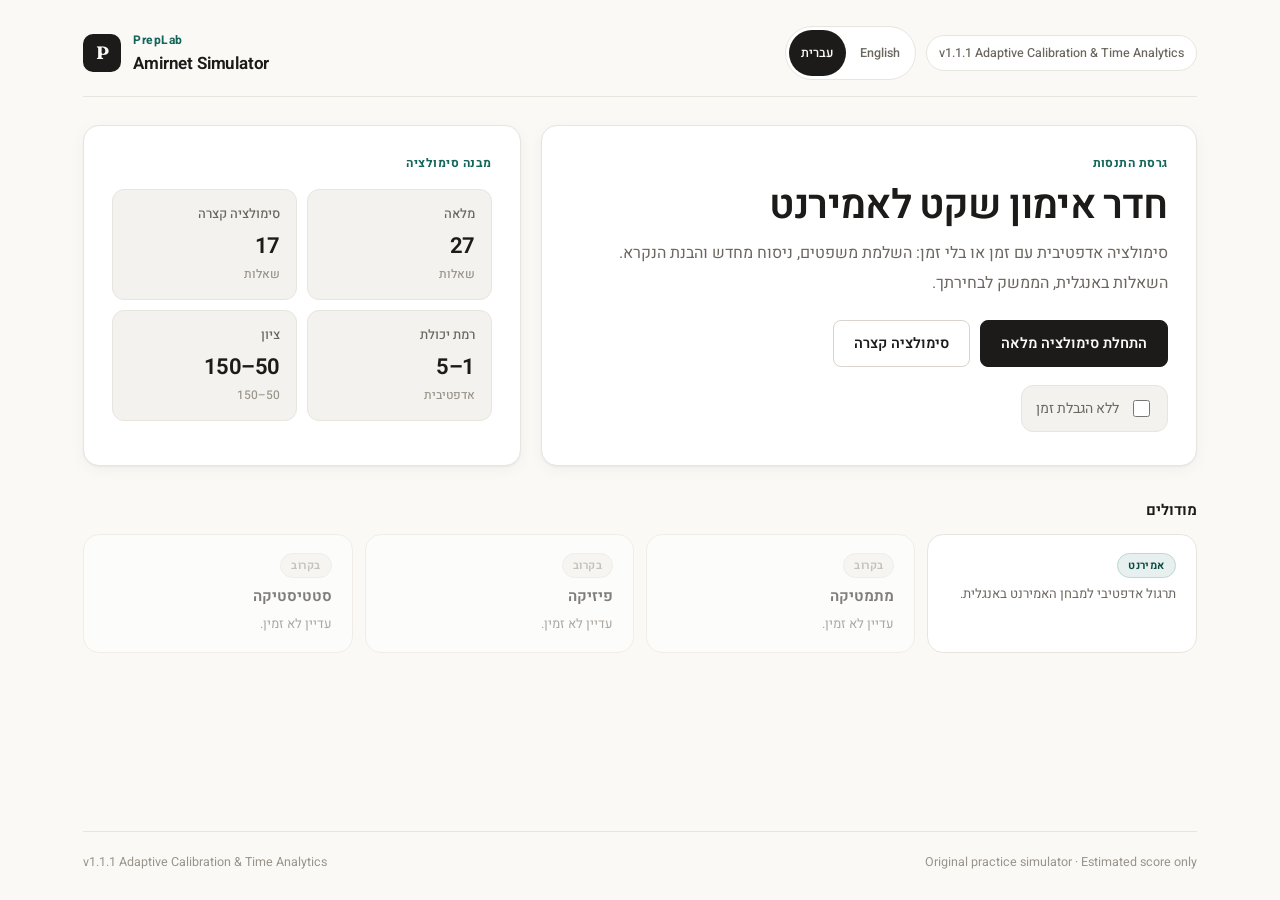
<file: index.html>
<!doctype html>
<html lang="he" dir="rtl">
<head>
  <meta charset="UTF-8" />
  <meta name="viewport" content="width=device-width, initial-scale=1.0" />
  <meta name="description" content="PrepLab — סימולטור אמירנט אדפטיבי חינמי. תרגול מותאם אישית עם ציון משוער." />
  <meta name="theme-color" content="#FAF9F6" />
  <title>PrepLab · Amirnet Simulator</title>
  <link rel="preconnect" href="https://fonts.googleapis.com">
  <link rel="preconnect" href="https://fonts.gstatic.com" crossorigin>
  <link href="https://fonts.googleapis.com/css2?family=Fraunces:opsz,wght@9..144,600&family=Heebo:wght@400;500;700&family=Inter:wght@400;500;600;700&display=swap" rel="stylesheet">
  <link rel="stylesheet" href="css/styles.css" />
</head>
<body>
  <div class="app-shell">
    <header class="topbar">
      <a class="brand" href="index.html" aria-label="PrepLab home">
        <span class="brand-mark">P</span>
        <span>
          <span class="eyebrow">PrepLab</span>
          <strong>Amirnet Simulator</strong>
        </span>
      </a>
      <div class="top-actions">
        <div class="lang-controls" id="langControls"></div>
        <div class="version" id="versionBadge">v1.1.1</div>
      </div>
    </header>

    <main id="app"></main>

    <footer>
      <span>Original practice simulator · Estimated score only</span>
      <span id="footerVersion">v1.1.1</span>
    </footer>
  </div>

  <script src="data/blueprint.js"></script>
  <script src="data/levels.js"></script>
  <script src="questions/questionBank.js"></script>
  <script src="js/scoring.js"></script>
  <script src="js/placement.js"></script>
  <script src="js/adaptiveEngine.js"></script>
  <script src="js/telemetry.js"></script>
  <script src="js/app.js"></script>
</body>
</html>
</file>
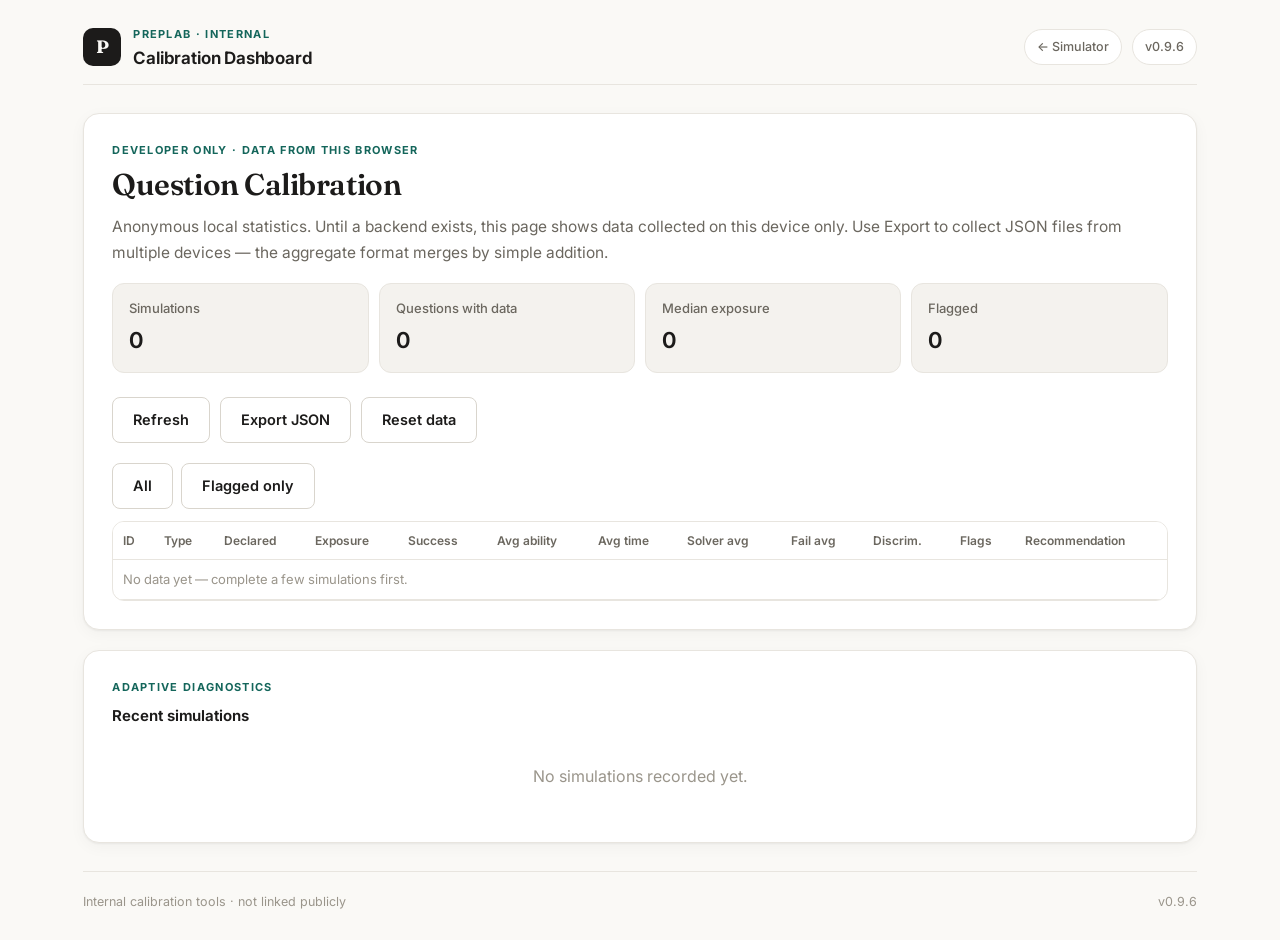
<file: calibration.html>
<!doctype html>
<html lang="en" dir="ltr">
<head>
  <meta charset="UTF-8" />
  <meta name="viewport" content="width=device-width, initial-scale=1.0" />
  <meta name="robots" content="noindex, nofollow" />
  <title>Calibration · PrepLab Internal</title>
  <link rel="preconnect" href="https://fonts.googleapis.com">
  <link rel="preconnect" href="https://fonts.gstatic.com" crossorigin>
  <link href="https://fonts.googleapis.com/css2?family=Fraunces:opsz,wght@9..144,600&family=Inter:wght@400;500;600;700&display=swap" rel="stylesheet">
  <link rel="stylesheet" href="css/styles.css" />
  <style>
    .cal-summary { display:grid; grid-template-columns:repeat(4,1fr); gap:10px; margin:16px 0 24px; }
    table.cal { width:100%; border-collapse:collapse; font-size:13px; }
    table.cal th, table.cal td { text-align:left; padding:9px 10px; border-bottom:1px solid var(--line); white-space:nowrap; }
    table.cal th { color:var(--ink-soft); font-weight:600; font-size:12px; position:sticky; top:0; background:var(--card); }
    table.cal td { font-variant-numeric:tabular-nums; }
    .table-wrap { max-height:520px; overflow:auto; border:1px solid var(--line); border-radius:var(--r-md); }
    .flag { display:inline-block; padding:2px 8px; border-radius:999px; font-size:11px; font-weight:600; margin-right:4px; }
    .flag.too-easy { background:#FBF3E5; color:var(--warn); }
    .flag.too-hard { background:var(--bad-soft); color:var(--bad); }
    .flag.poor-discriminator { background:#EFEAF7; color:#6B4FA3; }
    .flag.overused { background:var(--card-soft); color:var(--ink-soft); border:1px solid var(--line-strong); }
    .rec-ok { color:var(--good); font-weight:600; }
    .rec-warn { color:var(--warn); font-weight:600; }
    .rec-none { color:var(--ink-faint); }
    .sim-block { border:1px solid var(--line); border-radius:var(--r-md); padding:16px 18px; margin-bottom:12px; background:var(--card); }
    .path-chip { display:inline-block; background:var(--card-soft); border:1px solid var(--line); border-radius:var(--r-sm); padding:2px 8px; margin:2px; font-size:12px; font-variant-numeric:tabular-nums; }
    .cal-tools { display:flex; gap:10px; flex-wrap:wrap; margin:12px 0 20px; }
    .filter-row { display:flex; gap:8px; margin-bottom:12px; flex-wrap:wrap; }
    .empty { color:var(--ink-faint); padding:24px; text-align:center; }
  </style>
</head>
<body>
  <div class="app-shell">
    <header class="topbar">
      <a class="brand" href="index.html" aria-label="PrepLab home">
        <span class="brand-mark">P</span>
        <span>
          <span class="eyebrow">PrepLab · Internal</span>
          <strong>Calibration Dashboard</strong>
        </span>
      </a>
      <div class="top-actions">
        <a class="ghost-link" href="index.html">← Simulator</a>
        <div class="version">v0.9.6</div>
      </div>
    </header>

    <main>
      <section class="card">
        <div class="eyebrow">Developer only · data from this browser</div>
        <h2 style="font-size:30px">Question Calibration</h2>
        <p class="muted-note">
          Anonymous local statistics. Until a backend exists, this page shows data
          collected on this device only. Use Export to collect JSON files from
          multiple devices — the aggregate format merges by simple addition.
        </p>

        <div class="cal-summary" id="summary"></div>

        <div class="cal-tools">
          <button class="secondary" onclick="renderAll()">Refresh</button>
          <button class="secondary" onclick="PrepLabTelemetry.exportJSON()">Export JSON</button>
          <button class="secondary" onclick="if(confirm('Delete all local telemetry?')){PrepLabTelemetry.reset();renderAll();}">Reset data</button>
        </div>

        <div class="filter-row">
          <button class="secondary" data-filter="all" onclick="setFilter('all')">All</button>
          <button class="secondary" data-filter="flagged" onclick="setFilter('flagged')">Flagged only</button>
        </div>

        <div class="table-wrap">
          <table class="cal">
            <thead>
              <tr>
                <th>ID</th><th>Type</th><th>Declared</th><th>Exposure</th>
                <th>Success</th><th>Avg ability</th><th>Avg time</th><th>Solver avg</th><th>Fail avg</th>
                <th>Discrim.</th><th>Flags</th><th>Recommendation</th>
              </tr>
            </thead>
            <tbody id="qtable"></tbody>
          </table>
        </div>
      </section>

      <section class="card" style="margin-top:20px">
        <div class="eyebrow">Adaptive diagnostics</div>
        <h3 style="margin-top:8px">Recent simulations</h3>
        <div id="sims"></div>
      </section>
    </main>

    <footer>
      <span>Internal calibration tools · not linked publicly</span>
      <span>v0.9.6</span>
    </footer>
  </div>

  <script src="questions/questionBank.js"></script>
  <script src="js/telemetry.js"></script>
  <script>
    let filter = "all";
    function setFilter(f) { filter = f; renderAll(); }

    function recClass(rec) {
      if (rec === "Looks calibrated") return "rec-ok";
      if (rec === "Not enough data") return "rec-none";
      return "rec-warn";
    }

    function renderAll() {
      const rep = PrepLabTelemetry.report(window.PREPLAB_QUESTIONS);

      document.getElementById("summary").innerHTML = `
        <div class="stat">Simulations<strong>${rep.totals.simulations}</strong></div>
        <div class="stat">Questions with data<strong>${rep.totals.questionsWithData}</strong></div>
        <div class="stat">Median exposure<strong>${rep.totals.medianExposure}</strong></div>
        <div class="stat">Flagged<strong>${rep.rows.filter(r => r.flags.length).length}</strong></div>`;

      const rows = rep.rows.filter(r => filter === "all" || r.flags.length);
      document.getElementById("qtable").innerHTML = rows.length ? rows.map(r => `
        <tr>
          <td><strong>${r.id}</strong></td>
          <td>${r.type || "—"}</td>
          <td>${r.declaredDifficulty ?? "—"}/5</td>
          <td>${r.exposure}</td>
          <td>${r.difficultyIndex != null ? Math.round(r.difficultyIndex * 100) + "%" : "—"}</td>
          <td>${r.avgAbility ?? "—"}</td>
          <td>${r.avgTimeMs != null ? Math.round(r.avgTimeMs / 1000) + "s" : "—"}</td>
          <td>${r.avgSolverScore ?? "—"}</td>
          <td>${r.avgFailScore ?? "—"}</td>
          <td>${r.discrimination ?? "—"}</td>
          <td>${r.flags.map(f => `<span class="flag ${f}">${f}</span>`).join("") || "—"}</td>
          <td class="${recClass(r.recommendation)}">${r.recommendation}</td>
        </tr>`).join("") :
        `<tr><td colspan="12" class="empty">No data yet — complete a few simulations first.</td></tr>`;

      const sims = PrepLabTelemetry.lastSimulations(5);
      document.getElementById("sims").innerHTML = sims.length ? sims.map(s => `
        <div class="sim-block">
          <div style="display:flex;justify-content:space-between;flex-wrap:wrap;gap:8px;margin-bottom:10px">
            <strong>${new Date(s.at).toLocaleString()} · ${s.mode || "?"}</strong>
            <span>Score <strong>${s.score}</strong> (${s.low}–${s.high}, ${s.confidence})${s.totalTimeMs != null ? ` · ${Math.round(s.totalTimeMs / 60000)}m${Math.round((s.totalTimeMs % 60000) / 1000)}s total` : ""}</span>
          </div>
          <div style="margin-bottom:8px"><span style="color:var(--ink-faint);font-size:12px">Ability path:</span><br>
            ${s.abilityPath.map(a => `<span class="path-chip">${a}</span>`).join("→")}
          </div>
          <div style="color:var(--ink-faint);font-size:12px;margin-bottom:4px">Questions served (difficulty · expected success · outcome):</div>
          <div>${s.questions.map(q =>
            `<span class="path-chip" title="${q.id}">${q.difficulty} · ${q.expectedSuccess}% · ${q.outcome === "correct" ? "✓" : q.outcome === "wrong" ? "✗" : "–"}</span>`
          ).join("")}</div>
        </div>`).join("") :
        `<div class="empty">No simulations recorded yet.</div>`;
    }

    renderAll();
  </script>
</body>
</html>
</file>
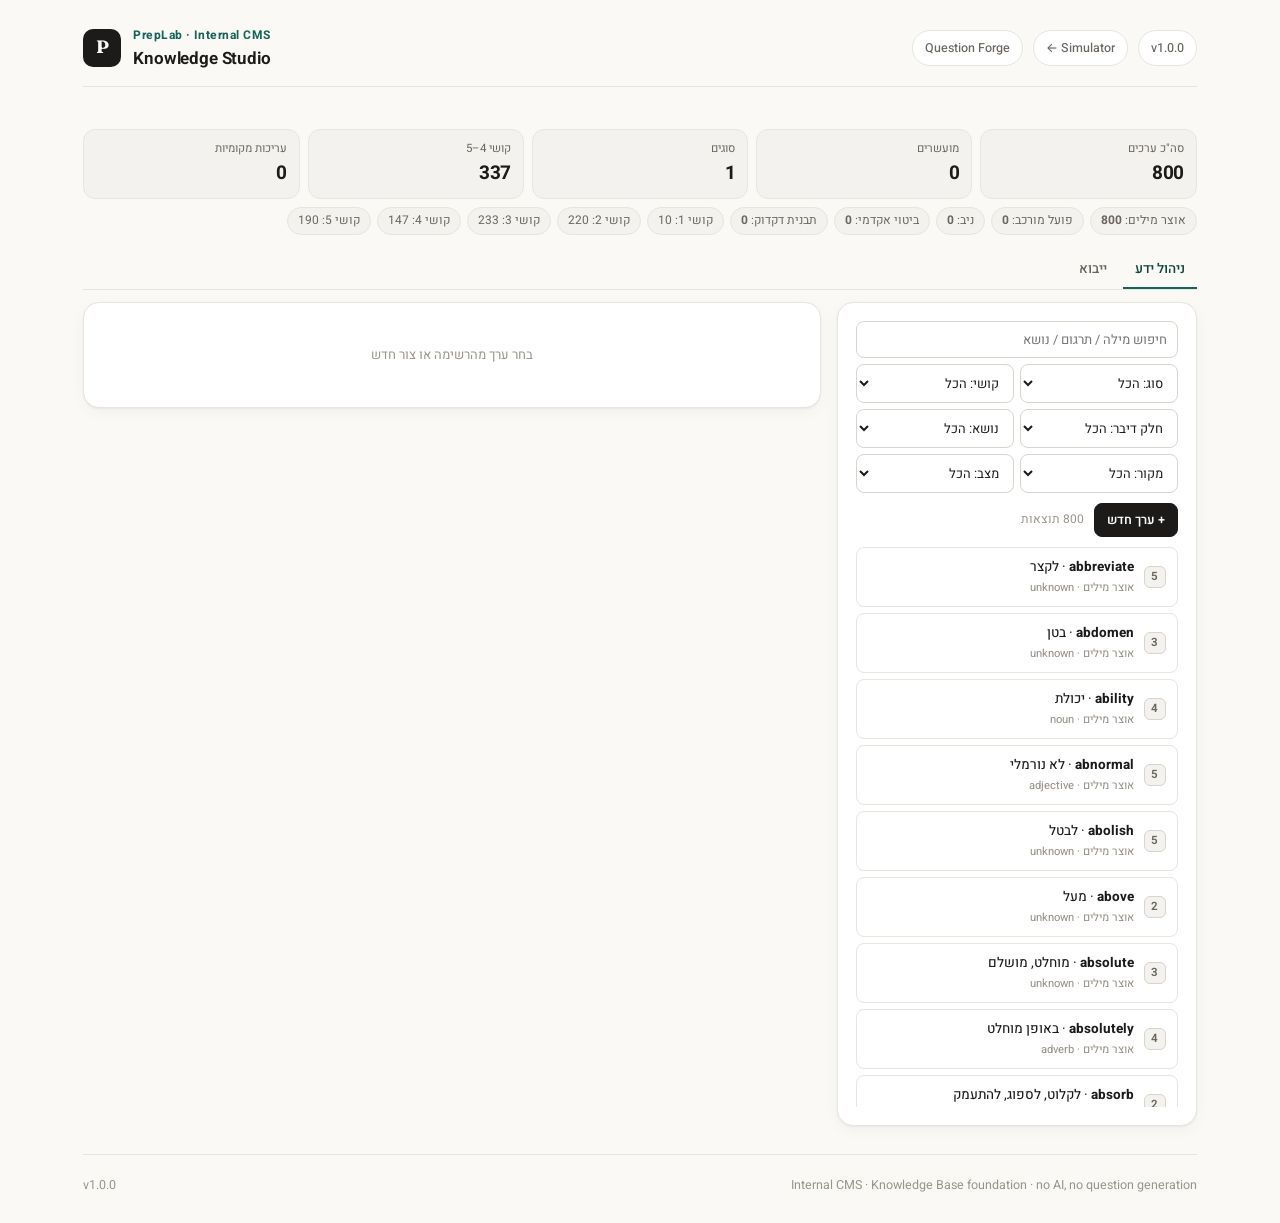
<file: knowledge-studio.html>
<!doctype html>
<html lang="he" dir="rtl">
<head>
  <meta charset="UTF-8" />
  <meta name="viewport" content="width=device-width, initial-scale=1.0" />
  <meta name="robots" content="noindex,nofollow" />
  <title>PrepLab · Knowledge Studio</title>
  <link rel="preconnect" href="https://fonts.googleapis.com">
  <link rel="preconnect" href="https://fonts.gstatic.com" crossorigin>
  <link href="https://fonts.googleapis.com/css2?family=Fraunces:opsz,wght@9..144,600&family=Heebo:wght@400;500;700&family=Inter:wght@400;500;600;700&display=swap" rel="stylesheet">
  <link rel="stylesheet" href="css/styles.css" />
  <style>
    .studio-grid { display:grid; grid-template-columns: 360px 1fr; gap:16px; align-items:start; }
    @media (max-width: 900px) { .studio-grid { grid-template-columns: 1fr; } }
    .kpis { display:grid; grid-template-columns: repeat(5, 1fr); gap:8px; margin:14px 0 8px; }
    @media (max-width: 900px) { .kpis { grid-template-columns: repeat(3, 1fr); } }
    .kpi { background:var(--card-soft); border:1px solid var(--line); border-radius:var(--r-md); padding:10px 12px; font-size:11.5px; color:var(--ink-soft); }
    .kpi strong { display:block; font-size:19px; color:var(--ink); letter-spacing:-0.02em; }
    .type-bar { display:flex; flex-wrap:wrap; gap:6px; margin:6px 0 16px; font-size:12px; color:var(--ink-soft); }
    .type-bar span { background:var(--card-soft); border:1px solid var(--line); border-radius:999px; padding:3px 10px; }
    .filters { display:grid; grid-template-columns: 1fr 1fr; gap:6px; margin-bottom:10px; }
    .filters input, .filters select, .field input, .field select, .field textarea {
      width:100%; padding:8px 10px; border:1px solid var(--line-strong); border-radius:var(--r-sm);
      font-family:inherit; font-size:13px; background:var(--card); color:var(--ink); box-sizing:border-box; }
    .filters input:focus, .field input:focus, .field textarea:focus, .filters select:focus { outline:2px solid var(--accent); outline-offset:1px; }
    .filters .full { grid-column: 1 / -1; }
    .word-list { max-height: 560px; overflow:auto; display:grid; gap:6px; }
    .word-item { text-align:start; width:100%; background:var(--card); color:var(--ink); border:1px solid var(--line);
      font-size:13.5px; padding:9px 11px; border-radius:var(--r-sm); display:flex; gap:10px; align-items:center;
      cursor:pointer; min-height:0; font-weight:450; justify-content:flex-start; transition: border-color .12s ease; }
    .word-item:hover { border-color: var(--ink-faint); background:var(--card-soft); transform:none; box-shadow:none; }
    .word-item.active { border-color: var(--accent); background: var(--accent-soft); box-shadow: inset 0 0 0 1px var(--accent); }
    .word-item .diff { flex:0 0 auto; width:22px; height:22px; display:grid; place-items:center; border-radius:6px;
      background:var(--card-soft); border:1px solid var(--line-strong); font-size:11.5px; font-weight:650; color:var(--ink-soft); }
    .word-item small { color:var(--ink-faint); }
    .badge { display:inline-block; padding:1px 7px; border-radius:999px; font-size:10px; font-weight:600; }
    .badge.type { background:var(--accent-soft); color:var(--accent-ink); }
    .badge.manual { background:#EFEAF7; color:#6B4FA3; }
    .field { margin-bottom:10px; }
    .field label { display:block; font-size:12px; font-weight:600; color:var(--ink-soft); margin-bottom:4px; }
    .field-grid { display:grid; grid-template-columns:repeat(3,1fr); gap:10px; }
    @media (max-width:700px){ .field-grid { grid-template-columns:1fr; } }
    .tabs { display:flex; gap:4px; margin-bottom:12px; border-bottom:1px solid var(--line); }
    .tab { border:0; background:none; color:var(--ink-soft); padding:8px 12px; font-size:13.5px; font-weight:550; cursor:pointer; border-bottom:2px solid transparent; border-radius:0; min-height:0; }
    .tab:hover { color:var(--ink); background:none; transform:none; box-shadow:none; }
    .tab.active { color:var(--accent-ink); border-bottom-color:var(--accent); }
    .btn-sm { padding:7px 12px; font-size:12.5px; min-height:0; }
    .empty-note { color:var(--ink-faint); font-size:13px; padding:14px; text-align:center; }
    .preview-box { border:1px dashed var(--line-strong); border-radius:var(--r-md); padding:16px; margin-top:12px; background:var(--paper); }
    .preview-label { font-size:10.5px; text-transform:uppercase; letter-spacing:.1em; color:var(--ink-faint); margin-bottom:8px; }
    .kv { display:flex; gap:8px; font-size:14px; margin:4px 0; }
    .kv b { color:var(--ink-soft); font-weight:600; min-width:110px; }
    .plan-row { display:flex; justify-content:space-between; padding:8px 12px; border:1px solid var(--line); border-radius:var(--r-sm); margin-bottom:6px; font-size:13px; }
    .plan-row.add { border-color:var(--accent-line); }
    .plan-row.skip { color:var(--ink-faint); }
    textarea.import-area { width:100%; min-height:160px; font-family:ui-monospace,monospace; font-size:12px; direction:ltr; text-align:left; padding:12px; border:1px solid var(--line-strong); border-radius:var(--r-sm); box-sizing:border-box; }
  </style>
</head>
<body class="rtl">
  <div class="app-shell">
    <header class="topbar">
      <a class="brand" href="index.html" aria-label="PrepLab home">
        <span class="brand-mark">P</span>
        <span><span class="eyebrow">PrepLab · Internal CMS</span><strong>Knowledge Studio</strong></span>
      </a>
      <div class="top-actions">
        <a class="ghost-link" href="vocab-studio.html">Question Forge</a>
        <a class="ghost-link" href="index.html">&larr; Simulator</a>
        <div class="version">v1.0.0</div>
      </div>
    </header>

    <main>
      <div class="kpis" id="kpis"></div>
      <div class="type-bar" id="typeBar"></div>

      <div class="tabs">
        <button class="tab active" data-tab="manage" onclick="setTab('manage')">ניהול ידע</button>
        <button class="tab" data-tab="import" onclick="setTab('import')">ייבוא</button>
      </div>

      <section id="tab-manage" class="studio-grid">
        <div class="card" style="padding:18px">
          <div class="filters">
            <input class="full" id="fText" placeholder="חיפוש מילה / תרגום / נושא" oninput="renderList()" />
            <select id="fType" onchange="renderList()"></select>
            <select id="fDifficulty" onchange="renderList()"><option value="">קושי: הכל</option><option>1</option><option>2</option><option>3</option><option>4</option><option>5</option></select>
            <select id="fPos" onchange="renderList()"></select>
            <select id="fTopic" onchange="renderList()"></select>
            <select id="fSource" onchange="renderList()"></select>
            <select id="fMissing" onchange="renderList()">
              <option value="">מצב: הכל</option>
              <option value="example">חסר משפט דוגמה</option>
              <option value="synonyms">חסרות נרדפות</option>
              <option value="pos">חסר חלק דיבר</option>
              <option value="enriched">מועשרות</option>
            </select>
          </div>
          <div class="actions" style="margin:0 0 10px">
            <button class="btn-sm" onclick="newEntry()">+ ערך חדש</button>
            <span id="listCount" style="font-size:12px;color:var(--ink-faint)"></span>
          </div>
          <div class="word-list" id="wordList"></div>
        </div>
        <div class="card" id="editorCard"><div class="empty-note">בחר ערך מהרשימה או צור חדש</div></div>
      </section>

      <section id="tab-import" class="card" style="display:none">
        <h3 style="margin-top:0">ייבוא ידע</h3>
        <p class="muted-note">CSV, JSON או TXT. מיזוג בטוח: ערכים חדשים מתווספים, קיימים מועשרים בשדות ריקים בלבד, וערכים שנערכו ידנית לעולם לא נדרסים.</p>
        <div class="field-grid" style="margin:14px 0">
          <div class="field"><label>פורמט</label>
            <select id="impFormat"><option value="csv">CSV</option><option value="json">JSON</option><option value="txt">TXT</option></select></div>
          <div class="field"><label>סוג ברירת מחדל</label><select id="impType"></select></div>
          <div class="field"><label>קובץ</label><input type="file" id="impFile" accept=".csv,.json,.txt" onchange="loadFile()"></div>
        </div>
        <textarea class="import-area" id="impText" placeholder="הדבק כאן CSV / JSON / TXT, או טען קובץ למעלה"></textarea>
        <div class="actions" style="margin-top:10px">
          <button class="btn-sm" onclick="previewImport()">תצוגה מקדימה</button>
          <button class="btn-sm secondary" onclick="loadAWL()">טען AWL (570 מילים)</button>
        </div>
        <div id="importPlan" style="margin-top:16px"></div>
      </section>
    </main>

    <footer><span>Internal CMS · Knowledge Base foundation · no AI, no question generation</span><span>v1.0.0</span></footer>
  </div>

  <script src="data/vocabularyBank.js"></script>
  <script src="data/awlImport.js"></script>
  <script src="js/vocabStore.js"></script>
  <script>
    const Store = window.PrepLabVocabStore;
    let selectedId = null, lastRaw = null;
    const TYPE_LABELS = { vocabulary:"אוצר מילים", phrasalVerb:"פועל מורכב", idiom:"ניב", academicExpression:"ביטוי אקדמי", grammarPattern:"תבנית דקדוק" };
    const TYPES = Store.KNOWLEDGE_TYPES;

    function setTab(name) {
      document.querySelectorAll(".tab").forEach(b => b.classList.toggle("active", b.dataset.tab === name));
      document.getElementById("tab-manage").style.display = name === "manage" ? "" : "none";
      document.getElementById("tab-import").style.display = name === "import" ? "" : "none";
    }
    function renderKpis() {
      const s = Store.stats();
      document.getElementById("kpis").innerHTML = `
        <div class="kpi">סה"כ ערכים<strong>${s.total}</strong></div>
        <div class="kpi">מועשרים<strong>${s.enriched}</strong></div>
        <div class="kpi">סוגים<strong>${Object.keys(s.byType).length}</strong></div>
        <div class="kpi">קושי 4–5<strong>${(s.byDifficulty[4]||0)+(s.byDifficulty[5]||0)}</strong></div>
        <div class="kpi">עריכות מקומיות<strong>${Store.pendingOverlayCount()}</strong></div>`;
      document.getElementById("typeBar").innerHTML =
        TYPES.map(t => `<span>${TYPE_LABELS[t]}: <strong>${s.byType[t]||0}</strong></span>`).join("") +
        Object.entries(s.byDifficulty).map(([d,n]) => `<span>קושי ${d}: ${n}</span>`).join("");
    }
    function fillFacets() {
      const { topics, sources, pos } = Store.facets();
      const opt = (arr, label) => `<option value="">${label}: הכל</option>` + arr.map(v => `<option>${v}</option>`).join("");
      document.getElementById("fTopic").innerHTML = opt(topics, "נושא");
      document.getElementById("fSource").innerHTML = opt(sources, "מקור");
      document.getElementById("fPos").innerHTML = opt(pos, "חלק דיבר");
      document.getElementById("fType").innerHTML = `<option value="">סוג: הכל</option>` + TYPES.map(t => `<option value="${t}">${TYPE_LABELS[t]}</option>`).join("");
      document.getElementById("impType").innerHTML = TYPES.map(t => `<option value="${t}">${TYPE_LABELS[t]}</option>`).join("");
    }
    function currentFilter() {
      return { text:document.getElementById("fText").value, type:document.getElementById("fType").value,
        difficulty:document.getElementById("fDifficulty").value, topic:document.getElementById("fTopic").value,
        partOfSpeech:document.getElementById("fPos").value, source:document.getElementById("fSource").value,
        missing:document.getElementById("fMissing").value };
    }
    function renderList() {
      const results = Store.search(currentFilter());
      document.getElementById("listCount").textContent = results.length + " תוצאות";
      document.getElementById("wordList").innerHTML = results.slice(0, 300).map(w => `
        <button class="word-item ${w.id === selectedId ? "active" : ""}" onclick="selectEntry('${w.id}')">
          <span class="diff">${w.difficulty}</span>
          <span style="flex:1"><strong dir="ltr">${esc(w.word)}</strong>${w.translation ? " · " + esc(w.translation) : ""}<br>
            <small>${TYPE_LABELS[w.type] || w.type} · ${w.partOfSpeech}</small></span>
          ${w.manualEdit ? `<span class="badge manual">נערך</span>` : ""}
        </button>`).join("") || `<div class="empty-note">אין תוצאות</div>`;
    }
    function selectEntry(id) { selectedId = id; renderList(); renderEditor(); }
    function newEntry() {
      const e = Store.save({ id: Store.nextId(), type: document.getElementById("fType").value || "vocabulary", word: "", difficulty: 3, source: "manual", status: "draft" });
      selectEntry(e.id);
    }
    function fieldVal(id) { return document.getElementById(id)?.value ?? ""; }
    function listVal(id) { return fieldVal(id).split(",").map(s => s.trim()).filter(Boolean); }
    function renderEditor() {
      const e = Store.get(selectedId);
      if (!e) { document.getElementById("editorCard").innerHTML = `<div class="empty-note">בחר ערך</div>`; return; }
      document.getElementById("editorCard").innerHTML = `
        <div style="display:flex;justify-content:space-between;align-items:center;flex-wrap:wrap;gap:8px;margin-bottom:10px">
          <h3 style="margin:0" dir="ltr">${esc(e.word) || "ערך חדש"} <span class="badge type">${TYPE_LABELS[e.type]}</span> ${e.manualEdit ? '<span class="badge manual">נערך ידנית</span>' : ''}</h3>
          <span style="font-size:11.5px;color:var(--ink-faint)">${e.id} · ${esc(e.source)}</span>
        </div>
        <div class="field-grid">
          <div class="field"><label>סוג</label><select id="eType">${TYPES.map(t=>`<option value="${t}" ${e.type===t?"selected":""}>${TYPE_LABELS[t]}</option>`).join("")}</select></div>
          <div class="field"><label>Word / Expression</label><input id="eWord" dir="ltr" value="${esc(e.word)}"></div>
          <div class="field"><label>תרגום (אופציונלי)</label><input id="eTranslation" value="${esc(e.translation)}"></div>
          <div class="field"><label>קושי (1–5)</label><input id="eDifficulty" type="number" min="1" max="5" value="${e.difficulty}"></div>
          <div class="field"><label>Part of Speech</label>
            <select id="ePos">${["unknown","noun","verb","adjective","adverb","preposition","conjunction","phrase"].map(p=>`<option ${e.partOfSpeech===p?"selected":""}>${p}</option>`).join("")}</select></div>
          <div class="field"><label>נושא</label><input id="eTopic" value="${esc(e.topic)}"></div>
        </div>
        <div class="field"><label>Definition</label><input id="eDefinition" dir="ltr" value="${esc(e.definition)}"></div>
        <div class="field-grid">
          <div class="field"><label>Synonyms (פסיקים)</label><input id="eSynonyms" dir="ltr" value="${esc(e.synonyms.join(", "))}"></div>
          <div class="field"><label>Antonyms (פסיקים)</label><input id="eAntonyms" dir="ltr" value="${esc(e.antonyms.join(", "))}"></div>
          <div class="field"><label>Forms (פסיקים)</label><input id="eForms" dir="ltr" value="${esc(e.forms.join(", "))}"></div>
        </div>
        <div class="field"><label>Example</label><textarea id="eExample" dir="ltr" rows="2">${esc(e.example)}</textarea></div>
        <div class="field-grid">
          <div class="field"><label>Source</label><input id="eSource" value="${esc(e.source)}"></div>
          <div class="field"><label>Tags (פסיקים)</label><input id="eTags" dir="ltr" value="${esc(e.tags.join(", "))}"></div>
          <div class="field"><label>תדירות</label><select id="eFreq">${["high","medium","low"].map(f=>`<option ${e.frequency===f?"selected":""}>${f}</option>`).join("")}</select></div>
        </div>
        <div class="actions" style="margin-top:6px">
          <button class="btn-sm" onclick="saveEntry()">שמור</button>
          <button class="btn-sm secondary" onclick="deleteEntry()">מחק</button>
        </div>
        <div class="preview-box">
          <div class="preview-label">Preview</div>
          <div class="kv"><b>${TYPE_LABELS[e.type]}</b><span dir="ltr">${esc(e.word)}</span></div>
          ${e.translation ? `<div class="kv"><b>תרגום</b><span>${esc(e.translation)}</span></div>` : ""}
          ${e.definition ? `<div class="kv"><b>Definition</b><span dir="ltr">${esc(e.definition)}</span></div>` : ""}
          ${e.example ? `<div class="kv"><b>Example</b><span dir="ltr">${esc(e.example)}</span></div>` : ""}
          ${e.synonyms.length ? `<div class="kv"><b>Synonyms</b><span dir="ltr">${esc(e.synonyms.join(", "))}</span></div>` : ""}
          <div class="kv"><b>קושי / POS</b><span>${e.difficulty}/5 · ${e.partOfSpeech}</span></div>
        </div>`;
    }
    function saveEntry() {
      Store.save({ id: selectedId, type: fieldVal("eType"),
        word: fieldVal("eWord").trim(), translation: fieldVal("eTranslation").trim(),
        difficulty: Number(fieldVal("eDifficulty")) || 3, partOfSpeech: fieldVal("ePos"),
        topic: fieldVal("eTopic").trim() || "General Academic", frequency: fieldVal("eFreq"),
        definition: fieldVal("eDefinition").trim(), synonyms: listVal("eSynonyms"),
        antonyms: listVal("eAntonyms"), forms: listVal("eForms"),
        example: fieldVal("eExample").trim(), source: fieldVal("eSource").trim() || "manual", tags: listVal("eTags") });
      renderKpis(); fillFacets(); renderList(); renderEditor();
    }
    function deleteEntry() {
      if (!confirm("למחוק את הערך?")) return;
      Store.remove(selectedId); selectedId = null;
      renderKpis(); fillFacets(); renderList();
      document.getElementById("editorCard").innerHTML = `<div class="empty-note">בחר ערך</div>`;
    }
    function loadFile() {
      const file = document.getElementById("impFile").files[0]; if (!file) return;
      const ext = file.name.split(".").pop().toLowerCase();
      if (["csv","json","txt"].includes(ext)) document.getElementById("impFormat").value = ext;
      const reader = new FileReader();
      reader.onload = () => document.getElementById("impText").value = reader.result;
      reader.readAsText(file);
    }
    function loadAWL() {
      if (!window.PREPLAB_AWL_IMPORT) return alert("קובץ ה-AWL לא נטען");
      document.getElementById("impFormat").value = "json";
      document.getElementById("impText").value = JSON.stringify(window.PREPLAB_AWL_IMPORT, null, 2);
      previewImport();
    }
    function previewImport() {
      const text = document.getElementById("impText").value.trim();
      if (!text) return alert("אין תוכן לייבוא");
      let result;
      try { result = Store.importText(text, document.getElementById("impFormat").value, { type: document.getElementById("impType").value }); }
      catch (err) { return alert("שגיאת פירוק: " + err.message); }
      lastRaw = result.raw;
      const p = result.plan;
      document.getElementById("importPlan").innerHTML = `
        <div class="kpis" style="grid-template-columns:repeat(4,1fr)">
          <div class="kpi">חדשים<strong>${p.added.length}</strong></div>
          <div class="kpi">להעשרה<strong>${p.enriched.length}</strong></div>
          <div class="kpi">דילוג (נערכו ידנית)<strong>${p.skippedManual.length}</strong></div>
          <div class="kpi">ללא מילה<strong>${p.skippedNoWord.length}</strong></div>
        </div>
        <div class="actions" style="margin:12px 0">
          <button class="btn-sm" onclick="commitImport()">בצע ייבוא (${p.added.length + p.enriched.length} שינויים)</button>
        </div>
        ${p.added.slice(0,8).map(e => `<div class="plan-row add"><span dir="ltr">${esc(e.word)}</span><span>חדש · ${TYPE_LABELS[e.type]}</span></div>`).join("")}
        ${p.enriched.slice(0,5).map(e => `<div class="plan-row"><span dir="ltr">${esc(e.word)}</span><span>העשרה: ${Object.keys(e.fills).join(", ")}</span></div>`).join("")}
        ${p.skippedManual.slice(0,3).map(e => `<div class="plan-row skip"><span dir="ltr">${esc(e.word)}</span><span>דילוג — נערך ידנית</span></div>`).join("")}
        ${(p.added.length > 8 || p.enriched.length > 5) ? `<div class="empty-note">...ועוד</div>` : ""}`;
    }
    function commitImport() {
      if (!lastRaw) return;
      const res = Store.applyImport(lastRaw, { type: document.getElementById("impType").value });
      alert(`ייבוא הושלם:\n${res.added} נוספו · ${res.enriched} הועשרו · ${res.skippedManual} דולגו (נערכו ידנית)`);
      lastRaw = null; document.getElementById("importPlan").innerHTML = ""; document.getElementById("impText").value = "";
      renderKpis(); fillFacets(); renderList(); setTab("manage");
    }
    function esc(s) { return String(s ?? "").replace(/&/g,"&amp;").replace(/</g,"&lt;").replace(/>/g,"&gt;").replace(/"/g,"&quot;"); }
    fillFacets(); renderKpis(); renderList();
  </script>
</body>
</html>
</file>
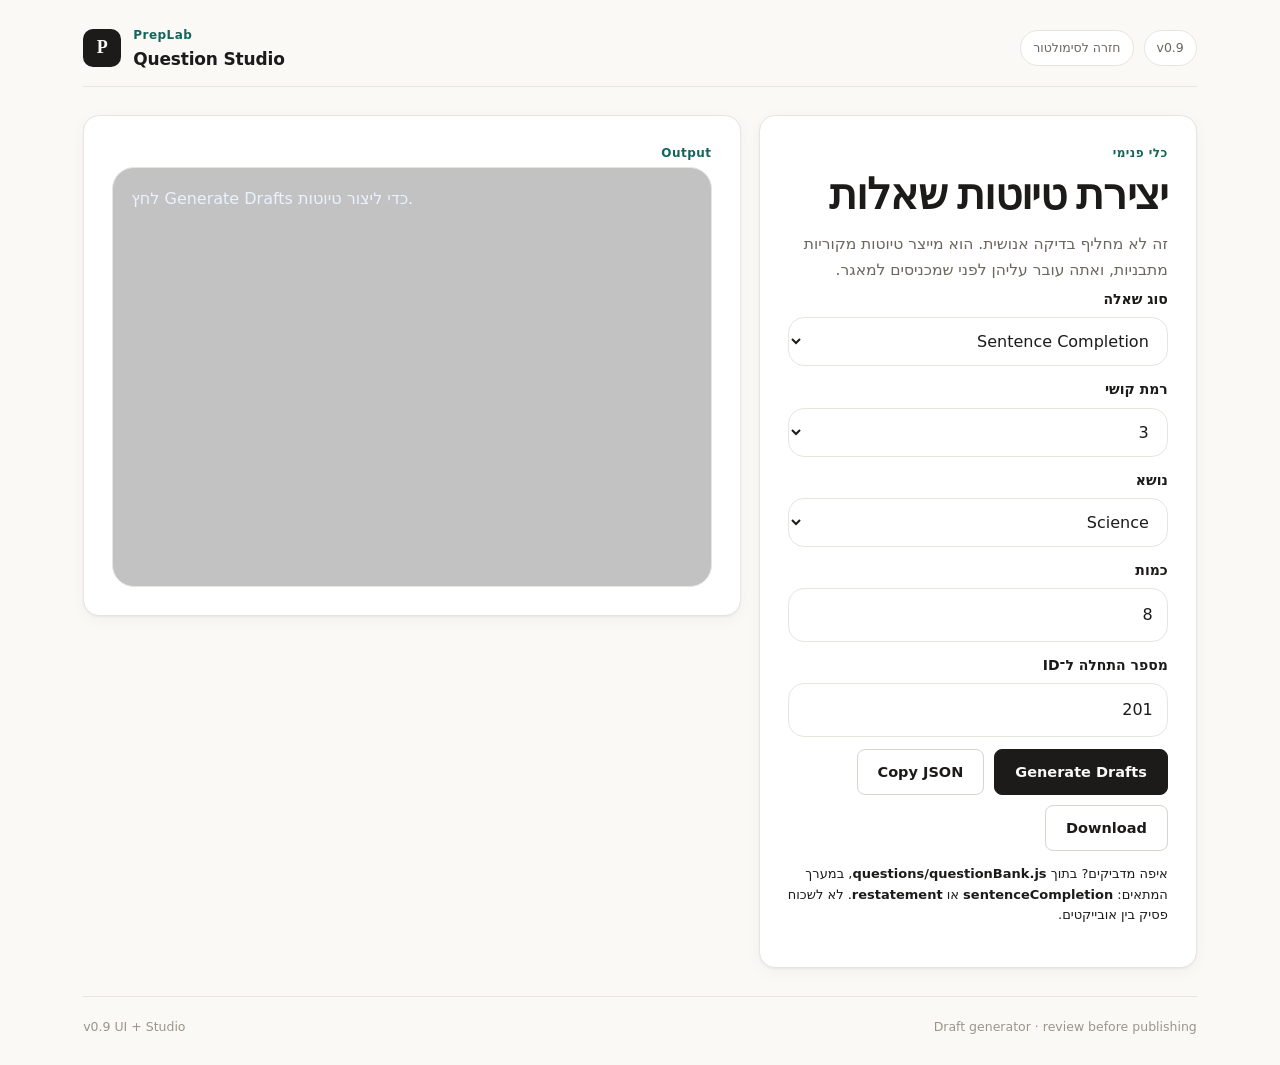
<file: studio.html>
<!doctype html>
<html lang="he" dir="rtl">
<head>
  <meta charset="UTF-8" />
  <meta name="viewport" content="width=device-width, initial-scale=1.0" />
  <title>Question Studio · PrepLab</title>
  <link rel="stylesheet" href="css/styles.css" />
  <style>
    .studio-grid{display:grid;grid-template-columns:.8fr 1.2fr;gap:18px;align-items:start}.form-grid{display:grid;gap:12px}.field{display:grid;gap:7px}.field label{color:var(--muted);font-weight:800;font-size:14px}.field input,.field select,.field textarea{width:100%;border:1px solid var(--line);background:rgba(255,255,255,.07);color:var(--text);border-radius:16px;padding:13px 14px;font:inherit}.field textarea{min-height:96px;resize:vertical;direction:ltr;text-align:left}.studio-output{direction:ltr;text-align:left;white-space:pre-wrap;background:rgba(0,0,0,.24);border:1px solid var(--line);border-radius:22px;padding:18px;min-height:420px;overflow:auto;color:#eaf1ff}.tiny{font-size:13px;color:var(--muted);line-height:1.6}.studio-actions{display:flex;gap:10px;flex-wrap:wrap}@media(max-width:860px){.studio-grid{grid-template-columns:1fr}}
  </style>
</head>
<body class="rtl">
  <div class="bg-orb orb-a"></div><div class="bg-orb orb-b"></div>
  <div class="app-shell">
    <header class="topbar">
      <a class="brand" href="index.html"><span class="brand-mark">P</span><span><span class="eyebrow">PrepLab</span><strong>Question Studio</strong></span></a>
      <div class="top-actions"><a class="ghost-link" href="index.html">חזרה לסימולטור</a><div class="version">v0.9</div></div>
    </header>
    <main class="studio-grid">
      <section class="card">
        <div class="eyebrow">כלי פנימי</div>
        <h2 style="font-size:42px">יצירת טיוטות שאלות</h2>
        <p class="muted-note">זה לא מחליף בדיקה אנושית. הוא מייצר טיוטות מקוריות מתבניות, ואתה עובר עליהן לפני שמכניסים למאגר.</p>
        <div class="form-grid">
          <div class="field"><label>סוג שאלה</label><select id="type"><option value="sentenceCompletion">Sentence Completion</option><option value="restatement">Restatement</option></select></div>
          <div class="field"><label>רמת קושי</label><select id="difficulty"><option>1</option><option>2</option><option selected>3</option><option>4</option><option>5</option></select></div>
          <div class="field"><label>נושא</label><select id="topic"><option>Science</option><option>Technology</option><option>Environment</option><option>History</option><option>Psychology</option><option>Business</option><option>Education</option><option>Medicine</option></select></div>
          <div class="field"><label>כמות</label><input id="count" type="number" min="1" max="25" value="8"></div>
          <div class="field"><label>מספר התחלה ל־ID</label><input id="startId" type="number" min="1" value="201"></div>
          <div class="studio-actions"><button onclick="generateDrafts()">Generate Drafts</button><button class="secondary" onclick="copyOutput()">Copy JSON</button><button class="secondary" onclick="downloadOutput()">Download</button></div>
        </div>
        <p class="tiny">איפה מדביקים? בתוך <b>questions/questionBank.js</b>, במערך המתאים: <b>sentenceCompletion</b> או <b>restatement</b>. לא לשכוח פסיק בין אובייקטים.</p>
      </section>
      <section class="card">
        <div class="eyebrow">Output</div>
        <div id="output" class="studio-output">לחץ Generate Drafts כדי ליצור טיוטות.</div>
      </section>
    </main>
    <footer><span>Draft generator · review before publishing</span><span>v0.9 UI + Studio</span></footer>
  </div>
<script>
const wordSets = {
  Science: { nouns:['evidence','experiment','observation','theory','sample','research'], verbs:['confirm','measure','explain','challenge','support','reveal'], adjs:['accurate','preliminary','reliable','complex','unexpected','consistent'] },
  Technology: { nouns:['device','system','network','software','innovation','signal'], verbs:['improve','detect','process','connect','replace','monitor'], adjs:['efficient','portable','automatic','secure','advanced','reliable'] },
  Environment: { nouns:['habitat','climate','species','pollution','resource','ecosystem'], verbs:['protect','reduce','restore','threaten','preserve','affect'], adjs:['fragile','renewable','harmful','scarce','sustainable','widespread'] },
  History: { nouns:['empire','document','reform','tradition','conflict','settlement'], verbs:['establish','preserve','influence','record','oppose','expand'], adjs:['ancient','significant','gradual','political','regional','lasting'] },
  Psychology: { nouns:['behavior','memory','attention','emotion','response','perception'], verbs:['influence','recall','interpret','avoid','recognize','compare'], adjs:['conscious','emotional','subtle','automatic','social','predictable'] },
  Business: { nouns:['market','company','demand','investment','strategy','revenue'], verbs:['increase','reduce','expand','estimate','manage','negotiate'], adjs:['profitable','competitive','stable','temporary','financial','domestic'] },
  Education: { nouns:['curriculum','student','method','skill','assessment','program'], verbs:['evaluate','teach','improve','encourage','require','develop'], adjs:['academic','practical','effective','regular','independent','essential'] },
  Medicine: { nouns:['treatment','patient','symptom','disease','therapy','diagnosis'], verbs:['prevent','treat','examine','identify','recommend','recover'], adjs:['medical','chronic','beneficial','severe','temporary','common'] }
};
const connectors = {
  1:['because','so','after'], 2:['although','while','however'], 3:['despite','therefore','unless'], 4:['nevertheless','whereas','consequently'], 5:['notwithstanding','moreover','provided that']
};
function pick(arr){return arr[Math.floor(Math.random()*arr.length)]}
function shuffleWithAnswer(options, correct){ const arr=[correct,...options.filter(o=>o!==correct)].slice(0,4); for(let i=arr.length-1;i>0;i--){const j=Math.floor(Math.random()*(i+1));[arr[i],arr[j]]=[arr[j],arr[i]]} return {options:arr, answer:arr.indexOf(correct)}; }
function sentenceDraft(id,diff,topic){ const set=wordSets[topic]; const noun=pick(set.nouns), verb=pick(set.verbs), adj=pick(set.adjs); const c=pick(connectors[diff]||connectors[3]); const templates=[
`The researchers delayed their conclusion because the ${noun} was not yet ____ enough.`,
`Although the first results seemed promising, the team remained ____ until more data was collected.`,
`The new policy was designed to ____ the problem rather than ignore it.`,
`Because the resource was considered ____, officials urged citizens to use it carefully.`,
`The report attempted to ____ the causes of the unusual change.`];
 let q=pick(templates); let correct = q.includes('enough')?'reliable':q.includes('remained')?'cautious':q.includes('designed')?verb:q.includes('resource')?adj:verb;
 const distractors=['ordinary','silent','remote','careless','temporary','minor','confused','decorative','popular','narrow','random','formal'];
 const packed=shuffleWithAnswer(distractors, correct);
 return { id:`SC-${String(id).padStart(3,'0')}`, type:'sentenceCompletion', difficulty:diff, topic, question:q, options:packed.options, answer:packed.answer, explanation:`The sentence context points to “${correct}”. Review the contrast/cause connector and choose the word that completes the meaning.` };
}
function restatementDraft(id,diff,topic){ const set=wordSets[topic]; const noun=pick(set.nouns), verb=pick(set.verbs), adj=pick(set.adjs); const originals=[
`The study suggests that early evidence may influence later decisions more than researchers expected.`,
`Although the method is inexpensive, it is not suitable for every situation.`,
`The committee revised its original plan after new information became available.`,
`Many experts believe that protecting natural habitats is essential for preserving endangered species.`];
 const original=pick(originals); const corrects=[
`According to the study, initial evidence can affect later decisions in a stronger way than was anticipated.`,
`The method costs little, but it cannot be used appropriately in all cases.`,
`New information caused the committee to change the plan it had first proposed.`,
`In the opinion of many experts, endangered species cannot be preserved unless their habitats are protected.`];
 const idx=originals.indexOf(original); const correct=corrects[idx];
 const wrong=[`The ${noun} was considered ${adj} because it could ${verb} every problem.`,`Experts rejected the original claim because it was too simple to be useful.`,`The plan was successful only after all earlier information was ignored.`,`The statement argues the opposite of what most researchers now believe.`];
 const packed=shuffleWithAnswer(wrong, correct);
 return { id:`RS-${String(id).padStart(3,'0')}`, type:'restatement', difficulty:diff, topic, question:original, options:packed.options, answer:packed.answer, explanation:'The correct option preserves the original meaning without adding or reversing information.' };
}
function generateDrafts(){ const type=document.getElementById('type').value; const diff=Number(document.getElementById('difficulty').value); const topic=document.getElementById('topic').value; const count=Math.min(25,Math.max(1,Number(document.getElementById('count').value||1))); let id=Number(document.getElementById('startId').value||1); const drafts=[]; for(let i=0;i<count;i++){ drafts.push(type==='sentenceCompletion'?sentenceDraft(id+i,diff,topic):restatementDraft(id+i,diff,topic)); } document.getElementById('output').textContent = JSON.stringify(drafts,null,2); }
async function copyOutput(){ await navigator.clipboard.writeText(document.getElementById('output').textContent); alert('Copied'); }
function downloadOutput(){ const blob=new Blob([document.getElementById('output').textContent],{type:'application/json'}); const a=document.createElement('a'); a.href=URL.createObjectURL(blob); a.download='question-drafts.json'; a.click(); URL.revokeObjectURL(a.href); }
</script>
</body>
</html>
</file>
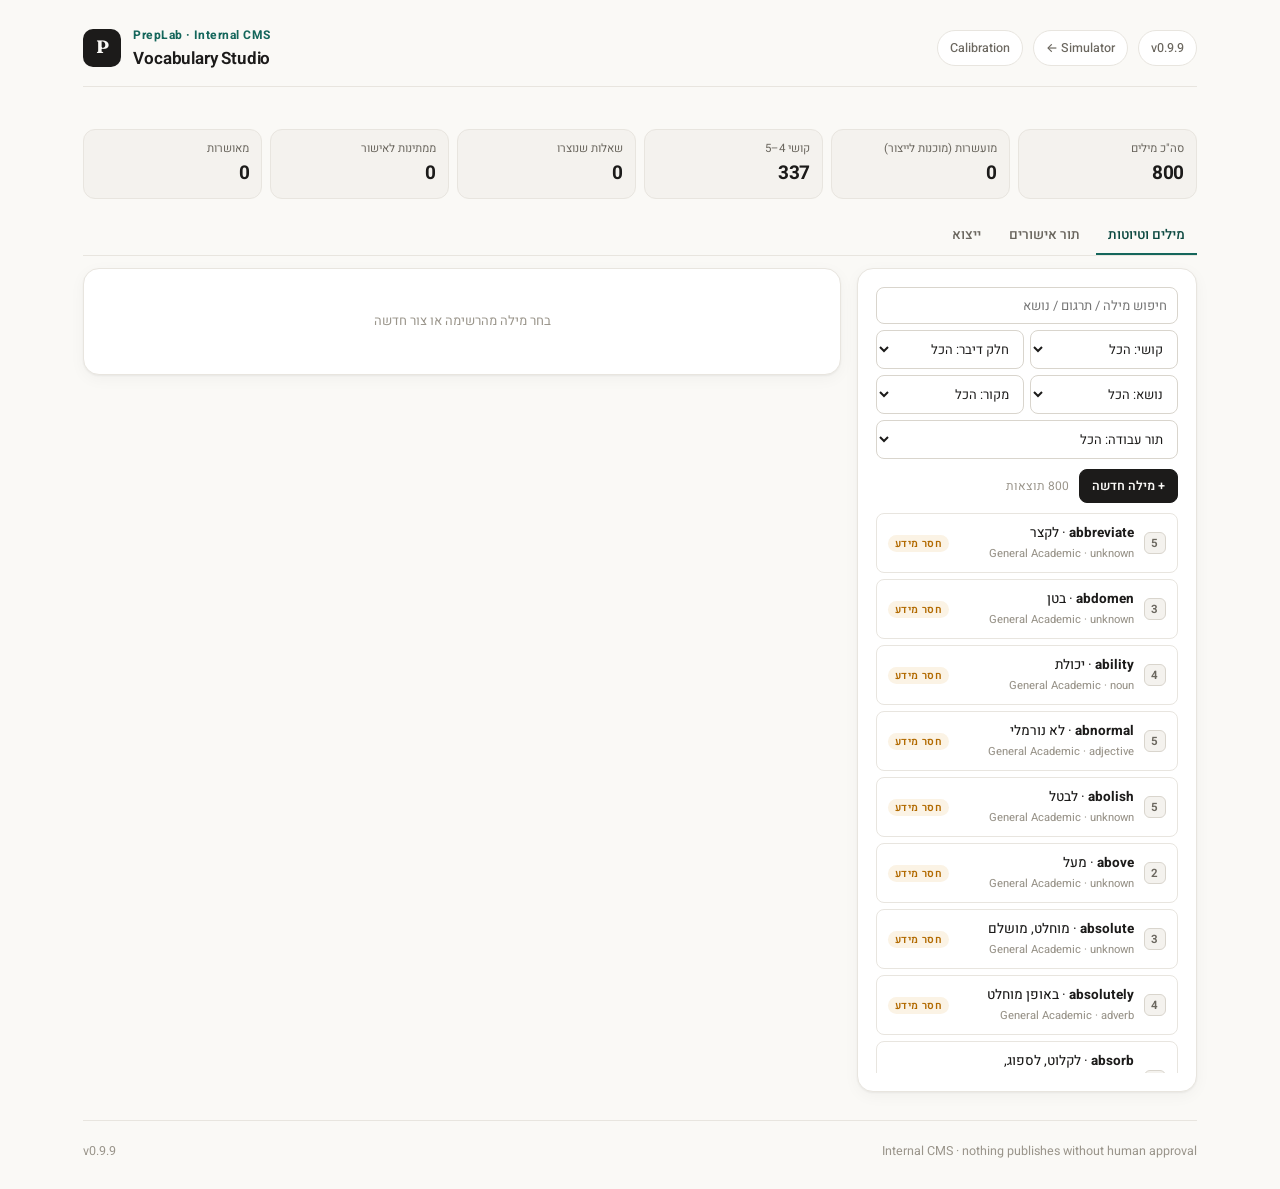
<file: vocab-studio.html>
<!doctype html>
<html lang="he" dir="rtl">
<head>
  <meta charset="UTF-8" />
  <meta name="viewport" content="width=device-width, initial-scale=1.0" />
  <meta name="robots" content="noindex,nofollow" />
  <title>PrepLab · Vocabulary Studio</title>
  <link rel="preconnect" href="https://fonts.googleapis.com">
  <link rel="preconnect" href="https://fonts.gstatic.com" crossorigin>
  <link href="https://fonts.googleapis.com/css2?family=Fraunces:opsz,wght@9..144,600&family=Heebo:wght@400;500;700&family=Inter:wght@400;500;600;700&display=swap" rel="stylesheet">
  <link rel="stylesheet" href="css/styles.css" />
  <style>
    /* Studio-scoped CMS styles (internal tool only) */
    .studio-grid { display:grid; grid-template-columns: 340px 1fr; gap:16px; align-items:start; }
    @media (max-width: 900px) { .studio-grid { grid-template-columns: 1fr; } }
    .kpis { display:grid; grid-template-columns: repeat(6, 1fr); gap:8px; margin:14px 0 18px; }
    @media (max-width: 900px) { .kpis { grid-template-columns: repeat(3, 1fr); } }
    .kpi { background:var(--card-soft); border:1px solid var(--line); border-radius:var(--r-md); padding:10px 12px; font-size:11.5px; color:var(--ink-soft); }
    .kpi strong { display:block; font-size:19px; color:var(--ink); letter-spacing:-0.02em; }
    .filters { display:grid; grid-template-columns: 1fr 1fr; gap:6px; margin-bottom:10px; }
    .filters input, .filters select, .field input, .field select, .field textarea {
      width:100%; padding:8px 10px; border:1px solid var(--line-strong); border-radius:var(--r-sm);
      font-family:inherit; font-size:13px; background:var(--card); color:var(--ink); box-sizing:border-box;
    }
    .filters input:focus, .field input:focus, .field textarea:focus, .filters select:focus { outline:2px solid var(--accent); outline-offset:1px; }
    .filters .full { grid-column: 1 / -1; }
    .word-list { max-height: 560px; overflow:auto; display:grid; gap:6px; }
    .word-item { text-align:start; width:100%; background:var(--card); color:var(--ink); border:1px solid var(--line);
      font-size:13.5px; padding:9px 11px; border-radius:var(--r-sm); display:flex; gap:10px; align-items:center;
      cursor:pointer; min-height:0; font-weight:450; justify-content:flex-start; transition: border-color .12s ease; }
    .word-item:hover { border-color: var(--ink-faint); background:var(--card-soft); transform:none; box-shadow:none; }
    .word-item.active { border-color: var(--accent); background: var(--accent-soft); box-shadow: inset 0 0 0 1px var(--accent); }
    .word-item .diff { flex:0 0 auto; width:22px; height:22px; display:grid; place-items:center; border-radius:6px;
      background:var(--card-soft); border:1px solid var(--line-strong); font-size:11.5px; font-weight:650; color:var(--ink-soft); }
    .word-item small { color:var(--ink-faint); }
    .badge { display:inline-block; padding:1px 7px; border-radius:999px; font-size:10.5px; font-weight:600; }
    .badge.ok { background:var(--good-soft); color:var(--good); }
    .badge.todo { background:#FBF3E5; color:var(--warn); }
    .field { margin-bottom:10px; }
    .field label { display:block; font-size:12px; font-weight:600; color:var(--ink-soft); margin-bottom:4px; }
    .field-grid { display:grid; grid-template-columns:repeat(3,1fr); gap:10px; }
    @media (max-width:700px){ .field-grid { grid-template-columns:1fr; } }
    .gen-result { border:1px solid var(--line); border-radius:var(--r-md); padding:10px 12px; margin:6px 0; font-size:13px; background:var(--card-soft); }
    .gen-result.blocked { border-color:#EAD9BD; background:#FBF3E5; }
    .gen-result strong { font-size:12.5px; }
    .draft-card { border:1px solid var(--line); border-radius:var(--r-lg); padding:16px; margin-top:12px; background:var(--card); }
    .draft-card.approved { border-color: var(--accent-line); background: #FBFDFC; }
    .draft-head { display:flex; justify-content:space-between; align-items:center; gap:8px; flex-wrap:wrap; margin-bottom:10px; }
    .draft-options .opt-row { display:flex; gap:6px; align-items:center; margin-bottom:6px; }
    .draft-options input[type=text] { flex:1; }
    .preview-box { border:1px dashed var(--line-strong); border-radius:var(--r-md); padding:16px; margin-top:10px; background:var(--paper); }
    .preview-label { font-size:10.5px; text-transform:uppercase; letter-spacing:.1em; color:var(--ink-faint); margin-bottom:8px; }
    .export-pre { white-space:pre; direction:ltr; text-align:left; background:var(--card-soft); border:1px solid var(--line);
      border-radius:var(--r-md); padding:14px; overflow:auto; max-height:340px; font-size:12px; font-family:ui-monospace,monospace; }
    .tabs { display:flex; gap:4px; margin-bottom:12px; border-bottom:1px solid var(--line); }
    .tab { border:0; background:none; color:var(--ink-soft); padding:8px 12px; font-size:13.5px; font-weight:550; cursor:pointer; border-bottom:2px solid transparent; border-radius:0; min-height:0; }
    .tab:hover { color:var(--ink); background:none; transform:none; box-shadow:none; }
    .tab.active { color:var(--accent-ink); border-bottom-color:var(--accent); }
    .btn-sm { padding:7px 12px; font-size:12.5px; min-height:0; }
    .empty-note { color:var(--ink-faint); font-size:13px; padding:14px; text-align:center; }
  </style>
</head>
<body class="rtl">
  <div class="app-shell">
    <header class="topbar">
      <a class="brand" href="index.html" aria-label="PrepLab home">
        <span class="brand-mark">P</span>
        <span><span class="eyebrow">PrepLab · Internal CMS</span><strong>Vocabulary Studio</strong></span>
      </a>
      <div class="top-actions">
        <a class="ghost-link" href="calibration.html">Calibration</a>
        <a class="ghost-link" href="index.html">← Simulator</a>
        <div class="version">v0.9.9</div>
      </div>
    </header>

    <main>
      <div class="kpis" id="kpis"></div>

      <div class="tabs">
        <button class="tab active" data-tab="words" onclick="setTab('words')">מילים וטיוטות</button>
        <button class="tab" data-tab="review" onclick="setTab('review')">תור אישורים</button>
        <button class="tab" data-tab="export" onclick="setTab('export')">ייצוא</button>
      </div>

      <!-- ============ TAB: WORDS ============ -->
      <section id="tab-words" class="studio-grid">
        <div class="card" style="padding:18px">
          <div class="filters">
            <input class="full" id="fText" placeholder="חיפוש מילה / תרגום / נושא" oninput="renderList()" />
            <select id="fDifficulty" onchange="renderList()"><option value="">קושי: הכל</option><option>1</option><option>2</option><option>3</option><option>4</option><option>5</option></select>
            <select id="fPos" onchange="renderList()"></select>
            <select id="fTopic" onchange="renderList()"></select>
            <select id="fSource" onchange="renderList()"></select>
            <select class="full" id="fMissing" onchange="renderList()">
              <option value="">תור עבודה: הכל</option>
              <option value="example">חסר משפט דוגמה</option>
              <option value="synonyms">חסרות מילים נרדפות</option>
              <option value="pos">חסר חלק דיבר</option>
              <option value="enriched">מועשרות במלואן</option>
            </select>
          </div>
          <div class="actions" style="margin:0 0 10px">
            <button class="btn-sm" onclick="newEntry()">+ מילה חדשה</button>
            <span id="listCount" style="font-size:12px;color:var(--ink-faint)"></span>
          </div>
          <div class="word-list" id="wordList"></div>
        </div>

        <div>
          <div class="card" id="editorCard"><div class="empty-note">בחר מילה מהרשימה או צור חדשה</div></div>
          <div id="genResults"></div>
          <div id="wordDrafts"></div>
        </div>
      </section>

      <!-- ============ TAB: REVIEW ============ -->
      <section id="tab-review" class="card" style="display:none">
        <h3 style="margin-top:0">טיוטות ממתינות לאישור</h3>
        <div id="reviewList"></div>
      </section>

      <!-- ============ TAB: EXPORT ============ -->
      <section id="tab-export" class="card" style="display:none">
        <h3 style="margin-top:0">ייצוא שאלות מאושרות</h3>
        <p class="muted-note">רק שאלות שאושרו ידנית מיוצאות. הפורמט תואם questionBank.js — אפס עיצוב ידני.</p>
        <div class="actions" style="margin-top:10px">
          <button class="btn-sm" onclick="copySnippet()">העתק Snippet ל-questionBank.js</button>
          <button class="btn-sm secondary" onclick="downloadJSON()">הורד JSON</button>
          <button class="btn-sm secondary" onclick="copyJSON()">העתק JSON</button>
          <button class="btn-sm secondary" onclick="downloadVocabBank()">הורד vocabularyBank.js מעודכן</button>
        </div>
        <p class="muted-note" style="margin-top:14px">
          שאלות sentenceCompletion / restatement מודבקות למערכים הקיימים.
          שאלות vocabularyMeaning / readingSentence נכנסות למקטע "vocabulary" —
          נשמרות כבר עכשיו, יוגשו כשהמנוע יתמוך בסוג.
        </p>
        <pre class="export-pre" id="exportPreview"></pre>
      </section>
    </main>

    <footer><span>Internal CMS · nothing publishes without human approval</span><span>v0.9.9</span></footer>
  </div>

  <script src="data/vocabularyBank.js"></script>
  <script src="js/vocabStore.js"></script>
  <script src="js/questionForge.js"></script>
  <script>
    const Store = window.PrepLabVocabStore, Forge = window.PrepLabQuestionForge;
    let selectedId = null;

    const TYPE_LABELS = {
      vocabularyMeaning: "Vocabulary Meaning",
      readingSentence: "Reading Sentence",
      sentenceCompletion: "Sentence Completion",
      restatement: "Restatement"
    };

    function setTab(name) {
      document.querySelectorAll(".tab").forEach(b => b.classList.toggle("active", b.dataset.tab === name));
      document.getElementById("tab-words").style.display = name === "words" ? "" : "none";
      document.getElementById("tab-review").style.display = name === "review" ? "" : "none";
      document.getElementById("tab-export").style.display = name === "export" ? "" : "none";
      if (name === "review") renderReview();
      if (name === "export") renderExport();
    }

    /* ---------- KPIs ---------- */
    function renderKpis() {
      const s = Store.stats(), f = Forge.stats();
      const topTopic = Object.entries(s.byTopic).sort((a,b)=>b[1]-a[1])[0];
      document.getElementById("kpis").innerHTML = `
        <div class="kpi">סה"כ מילים<strong>${s.total}</strong></div>
        <div class="kpi">מועשרות (מוכנות לייצור)<strong>${s.enriched}</strong></div>
        <div class="kpi">קושי 4–5<strong>${(s.byDifficulty[4]||0)+(s.byDifficulty[5]||0)}</strong></div>
        <div class="kpi">שאלות שנוצרו<strong>${f.generated}</strong></div>
        <div class="kpi">ממתינות לאישור<strong>${f.pending}</strong></div>
        <div class="kpi">מאושרות<strong>${f.approved}</strong></div>`;
    }

    /* ---------- Word list ---------- */
    function fillFacets() {
      const { topics, sources, pos } = Store.facets();
      const opt = (arr, label) => `<option value="">${label}: הכל</option>` + arr.map(v => `<option>${v}</option>`).join("");
      document.getElementById("fTopic").innerHTML = opt(topics, "נושא");
      document.getElementById("fSource").innerHTML = opt(sources, "מקור");
      document.getElementById("fPos").innerHTML = opt(pos, "חלק דיבר");
    }

    function currentFilter() {
      return {
        text: document.getElementById("fText").value,
        difficulty: document.getElementById("fDifficulty").value,
        topic: document.getElementById("fTopic").value,
        partOfSpeech: document.getElementById("fPos").value,
        source: document.getElementById("fSource").value,
        missing: document.getElementById("fMissing").value
      };
    }

    function renderList() {
      const results = Store.search(currentFilter());
      document.getElementById("listCount").textContent = results.length + " תוצאות";
      document.getElementById("wordList").innerHTML = results.slice(0, 200).map(w => {
        const ready = w.example && w.synonyms.length && w.partOfSpeech !== "unknown";
        return `<button class="word-item ${w.id === selectedId ? "active" : ""}" onclick="selectEntry('${w.id}')">
          <span class="diff">${w.difficulty}</span>
          <span style="flex:1"><strong dir="ltr">${w.word}</strong> · ${w.translation}<br>
            <small>${w.topic} · ${w.partOfSpeech}</small></span>
          <span class="badge ${ready ? "ok" : "todo"}">${ready ? "מוכנה" : "חסר מידע"}</span>
        </button>`;
      }).join("") || `<div class="empty-note">אין תוצאות</div>`;
    }

    /* ---------- Entry editor ---------- */
    function selectEntry(id) {
      selectedId = id;
      renderList();
      renderEditor();
      document.getElementById("genResults").innerHTML = "";
      renderWordDrafts();
    }

    function newEntry() {
      const e = Store.save({ id: Store.nextId(), word: "", translation: "", difficulty: 3, source: "manual", status: "draft" });
      selectEntry(e.id);
    }

    function fieldVal(id) { return document.getElementById(id)?.value ?? ""; }
    function listVal(id) { return fieldVal(id).split(",").map(s => s.trim()).filter(Boolean); }

    function renderEditor() {
      const e = Store.get(selectedId);
      if (!e) { document.getElementById("editorCard").innerHTML = `<div class="empty-note">בחר מילה</div>`; return; }
      document.getElementById("editorCard").innerHTML = `
        <div class="draft-head">
          <h3 style="margin:0" dir="ltr">${e.word || "מילה חדשה"}</h3>
          <span style="font-size:11.5px;color:var(--ink-faint)">${e.id} · עודכן: ${e.updatedAt ? new Date(e.updatedAt).toLocaleDateString() : "—"}</span>
        </div>
        <div class="field-grid">
          <div class="field"><label>Word</label><input id="eWord" dir="ltr" value="${esc(e.word)}"></div>
          <div class="field"><label>תרגום</label><input id="eTranslation" value="${esc(e.translation)}"></div>
          <div class="field"><label>קושי (1–5)</label><input id="eDifficulty" type="number" min="1" max="5" value="${e.difficulty}"></div>
          <div class="field"><label>Part of Speech</label>
            <select id="ePos">${["unknown","noun","verb","adjective","adverb"].map(p=>`<option ${e.partOfSpeech===p?"selected":""}>${p}</option>`).join("")}</select></div>
          <div class="field"><label>נושא</label><input id="eTopic" value="${esc(e.topic)}"></div>
          <div class="field"><label>תדירות</label>
            <select id="eFreq">${["high","medium","low"].map(f=>`<option ${e.frequency===f?"selected":""}>${f}</option>`).join("")}</select></div>
        </div>
        <div class="field"><label>Definition (English)</label><input id="eDefinition" dir="ltr" value="${esc(e.definition)}"></div>
        <div class="field"><label>Synonyms (מופרדות בפסיק)</label><input id="eSynonyms" dir="ltr" value="${esc(e.synonyms.join(", "))}"></div>
        <div class="field"><label>Antonyms (מופרדות בפסיק)</label><input id="eAntonyms" dir="ltr" value="${esc(e.antonyms.join(", "))}"></div>
        <div class="field"><label>Example sentence (חייב להכיל את המילה בצורתה המדויקת)</label>
          <textarea id="eExample" dir="ltr" rows="2">${esc(e.example)}</textarea></div>
        <div class="field"><label>Source</label><input id="eSource" value="${esc(e.source)}"></div>
        <div class="actions" style="margin-top:8px">
          <button class="btn-sm" onclick="saveEntry()">שמור</button>
          <button class="btn-sm" onclick="saveEntry(); generateDrafts()">⚡ Generate Draft Questions</button>
          <button class="btn-sm secondary" onclick="deleteEntry()">מחק מילה</button>
        </div>`;
    }

    function saveEntry() {
      Store.save({
        id: selectedId,
        word: fieldVal("eWord").trim(),
        translation: fieldVal("eTranslation").trim(),
        difficulty: Number(fieldVal("eDifficulty")) || 3,
        partOfSpeech: fieldVal("ePos"),
        topic: fieldVal("eTopic").trim() || "General Academic",
        frequency: fieldVal("eFreq"),
        definition: fieldVal("eDefinition").trim(),
        synonyms: listVal("eSynonyms"),
        antonyms: listVal("eAntonyms"),
        example: fieldVal("eExample").trim(),
        source: fieldVal("eSource").trim() || "manual"
      });
      renderKpis(); renderList(); renderEditor();
    }

    function deleteEntry() {
      if (!confirm("למחוק את המילה מה-KB?")) return;
      Store.remove(selectedId); selectedId = null;
      renderKpis(); fillFacets(); renderList();
      document.getElementById("editorCard").innerHTML = `<div class="empty-note">בחר מילה</div>`;
      document.getElementById("genResults").innerHTML = ""; document.getElementById("wordDrafts").innerHTML = "";
    }

    /* ---------- Generation ---------- */
    function generateDrafts() {
      const { results } = Forge.generateForEntry(selectedId);
      document.getElementById("genResults").innerHTML = `<div class="card" style="margin-top:14px;padding:16px">
        <div class="eyebrow">תוצאות ייצור</div>` +
        Object.entries(results).map(([type, r]) => r.blocked
          ? `<div class="gen-result blocked"><strong>${TYPE_LABELS[type]}</strong> — חסום. חסר: ${r.missing.join(" · ")}</div>`
          : `<div class="gen-result"><strong>${TYPE_LABELS[type]}</strong> — ${r.skipped ? "כבר קיימת טיוטה ממתינה מסוג זה" : "טיוטה נוצרה ✓"}</div>`
        ).join("") + `</div>`;
      renderKpis(); renderWordDrafts();
    }

    /* ---------- Draft cards (shared by word view & review queue) ---------- */
    function draftCard(d, { showWord = false } = {}) {
      const isPending = d.status === "draft";
      return `<div class="draft-card ${d.status === "approved" ? "approved" : ""}" id="card-${d.id}">
        <div class="draft-head">
          <span><strong>${TYPE_LABELS[d.type] || d.type}</strong>
            ${showWord ? ` · <span dir="ltr">${esc(d.sourceWord)}</span>` : ""}
            <span class="badge ${d.status === "approved" ? "ok" : "todo"}">${d.status}${d.bankId ? " · " + d.bankId : ""}</span></span>
          <span style="font-size:11px;color:var(--ink-faint)">${d.generator}</span>
        </div>
        ${isPending ? `
        <div class="field"><label>שאלה</label><textarea dir="ltr" rows="2" id="q-${d.id}">${esc(d.question)}</textarea></div>
        <div class="draft-options" dir="ltr">
          ${d.options.map((o, i) => `
            <div class="opt-row">
              <input type="radio" name="ans-${d.id}" ${d.answer === i ? "checked" : ""} onchange="patchDraft('${d.id}',{answer:${i}})" title="תשובה נכונה">
              <input type="text" id="opt-${d.id}-${i}" value="${esc(o)}">
            </div>`).join("")}
        </div>
        <div class="field-grid" style="margin-top:8px">
          <div class="field"><label>קושי</label><input type="number" min="1" max="5" id="diff-${d.id}" value="${d.difficulty}"></div>
          <div class="field" style="grid-column:span 2"><label>תגיות (פסיקים)</label><input dir="ltr" id="tags-${d.id}" value="${esc(d.tags.join(", "))}"></div>
        </div>
        <div class="field"><label>הסבר</label><textarea dir="ltr" rows="2" id="exp-${d.id}">${esc(d.explanation)}</textarea></div>
        <div class="actions" style="margin:4px 0 0">
          <button class="btn-sm secondary" onclick="saveDraftEdits('${d.id}')">שמור עריכה</button>
          <button class="btn-sm" onclick="approve('${d.id}')">✓ אשר</button>
          <button class="btn-sm secondary" onclick="Forge.rejectDraft('${d.id}'); refreshDrafts()">דחה</button>
        </div>` : `
        <div class="actions" style="margin:0">
          <button class="btn-sm secondary" onclick="Forge.deleteDraft('${d.id}'); refreshDrafts()">הסר</button>
        </div>`}
        <div class="preview-box">
          <div class="preview-label">Preview — בדיוק כפי שיוצג בסימולטור</div>
          <div class="english-content">
            <div class="question-meta"><span class="pill">${TYPE_LABELS[d.type] || d.type}</span><span class="pill">Difficulty ${d.difficulty}/5</span></div>
            <div class="question-text" style="font-size:17px">${esc(d.question)}</div>
            <div class="options">${d.options.map((o, i) =>
              `<div class="option ${i === d.answer ? "selected" : ""}" style="cursor:default"><span class="option-num">${i + 1}</span><span>${esc(o)}</span></div>`).join("")}</div>
          </div>
        </div>
      </div>`;
    }

    function renderWordDrafts() {
      const list = Forge.drafts({ sourceWordId: selectedId });
      document.getElementById("wordDrafts").innerHTML = list.length
        ? `<div class="card" style="margin-top:14px;padding:16px"><div class="eyebrow">טיוטות למילה זו</div>` +
          list.map(d => draftCard(d)).join("") + `</div>` : "";
    }

    function renderReview() {
      const pending = Forge.drafts({ status: "draft" });
      document.getElementById("reviewList").innerHTML = pending.length
        ? pending.map(d => draftCard(d, { showWord: true })).join("")
        : `<div class="empty-note">אין טיוטות ממתינות. בחר מילה בלשונית "מילים" ולחץ Generate.</div>`;
    }

    function refreshDrafts() { renderKpis(); renderWordDrafts(); renderReview(); }

    function saveDraftEdits(id) {
      const options = [0,1,2,3].map(i => document.getElementById(`opt-${id}-${i}`).value);
      Forge.updateDraft(id, {
        question: document.getElementById(`q-${id}`).value,
        options,
        explanation: document.getElementById(`exp-${id}`).value,
        difficulty: Number(document.getElementById(`diff-${id}`).value) || 3,
        tags: document.getElementById(`tags-${id}`).value.split(",").map(s => s.trim()).filter(Boolean)
      });
      refreshDrafts();
    }

    function approve(id) {
      saveDraftEdits(id);
      const res = Forge.approveDraft(id);
      if (res && res.error) { alert(res.error); return; }
      refreshDrafts();
    }

    /* ---------- Export ---------- */
    function renderExport() {
      document.getElementById("exportPreview").textContent = Forge.exportAppendSnippet();
    }
    async function copySnippet() { await navigator.clipboard.writeText(Forge.exportAppendSnippet()); alert("הועתק"); }
    async function copyJSON() { await navigator.clipboard.writeText(JSON.stringify(Forge.exportApproved(), null, 2)); alert("הועתק"); }
    function download(name, content) {
      const a = document.createElement("a");
      a.href = URL.createObjectURL(new Blob([content], { type: "text/plain" }));
      a.download = name; a.click(); URL.revokeObjectURL(a.href);
    }
    function downloadJSON() { download("preplab-approved-questions.json", JSON.stringify(Forge.exportApproved(), null, 2)); }
    function downloadVocabBank() { download("vocabularyBank.js", Store.exportBankFile()); }

    function esc(s) { return String(s ?? "").replace(/&/g,"&amp;").replace(/</g,"&lt;").replace(/>/g,"&gt;").replace(/"/g,"&quot;"); }

    fillFacets(); renderKpis(); renderList();
  </script>
</body>
</html>
</file>
<file: css/styles.css>
/* ============================================================
   PrepLab Design System · v1.2 "Study Room, widened"
   "A quiet study room" — paper, ink, one scholarly green.
   No gradients. No blur. No orbs. Typography is the brand.
   ============================================================ */

:root {
  /* Layout widths — desktop shell is wide; exam/results keep a
     narrower reading measure so focus isn't lost in the width. */
  --content-width: clamp(1100px, 92vw, 1280px);
  --content-width-reading: 900px;

  /* Surfaces */
  --paper: #FAF9F6;
  --card: #FFFFFF;
  --card-soft: #F4F2EE;
  --card-soft-2: #EEEBE4;
  --line: #E8E5DF;
  --line-strong: #D9D5CD;

  /* Ink */
  --ink: #1C1B1A;
  --ink-soft: #6B675F;
  --ink-faint: #9A958B;

  /* Accent — deep scholarly green */
  --accent: #14665B;
  --accent-ink: #0E4A42;
  --accent-soft: #E7F0EE;
  --accent-line: #BFD8D3;

  /* Semantic */
  --good: #1D7A4F;
  --good-soft: #E8F3EC;
  --bad: #B3372F;
  --bad-soft: #F9ECEA;
  --warn: #B26A00;

  /* Shape & depth */
  --r-lg: 16px;
  --r-md: 12px;
  --r-sm: 8px;
  --shadow: 0 1px 2px rgba(28, 27, 26, 0.05), 0 4px 16px rgba(28, 27, 26, 0.04);

  /* Type */
  --font-ui: "Inter", "Heebo", system-ui, -apple-system, "Segoe UI", sans-serif;
  --font-display: "Fraunces", "Heebo", Georgia, serif;
}

* { box-sizing: border-box; }
html { scroll-behavior: smooth; }

body {
  margin: 0;
  min-height: 100vh;
  color: var(--ink);
  background: var(--paper);
  font-family: var(--font-ui);
  font-size: 16px;
  line-height: 1.6;
  -webkit-font-smoothing: antialiased;
  text-rendering: optimizeLegibility;
}

body.rtl { font-family: "Heebo", var(--font-ui); }

/* ---------- Shell ---------- */

.app-shell {
  max-width: var(--content-width);
  margin: 0 auto;
  min-height: 100vh;
  padding: 20px 32px;
  display: flex;
  flex-direction: column;
  gap: 28px;
}

.topbar {
  display: flex;
  justify-content: space-between;
  align-items: center;
  gap: 16px;
  padding: 6px 0;
  border-bottom: 1px solid var(--line);
  padding-bottom: 16px;
}

.brand {
  display: flex;
  align-items: center;
  gap: 12px;
  color: var(--ink);
  text-decoration: none;
}

.brand-mark {
  display: grid;
  place-items: center;
  width: 38px;
  height: 38px;
  border-radius: 10px;
  background: var(--ink);
  color: var(--paper);
  font-weight: 700;
  font-size: 18px;
  font-family: var(--font-display);
}

.brand strong {
  display: block;
  font-size: 17px;
  font-weight: 650;
  letter-spacing: -0.01em;
  line-height: 1.2;
}

.eyebrow {
  display: block;
  color: var(--accent);
  text-transform: uppercase;
  letter-spacing: 0.12em;
  font-size: 11px;
  font-weight: 700;
  margin-bottom: 4px;
}

body.rtl .eyebrow { text-transform: none; letter-spacing: 0.04em; font-size: 12px; }

.top-actions {
  display: flex;
  gap: 10px;
  align-items: center;
  flex-wrap: wrap;
  justify-content: flex-end;
}

.version, .ghost-link {
  border: 1px solid var(--line);
  background: var(--card);
  padding: 7px 12px;
  border-radius: 999px;
  color: var(--ink-soft);
  font-size: 12.5px;
  font-weight: 500;
  text-decoration: none;
}

.ghost-link:hover { color: var(--ink); border-color: var(--line-strong); }

.lang-controls {
  display: flex;
  gap: 2px;
  padding: 3px;
  border: 1px solid var(--line);
  background: var(--card);
  border-radius: 999px;
}

.lang-btn {
  padding: 6px 12px;
  border-radius: 999px;
  font-size: 12.5px;
  font-weight: 550;
  color: var(--ink-soft);
  background: transparent;
  border: 0;
  cursor: pointer;
  font-family: inherit;
  transition: background 0.15s ease, color 0.15s ease;
}

.lang-btn:hover { color: var(--ink); }
.lang-btn.active { background: var(--ink); color: var(--paper); }

/* ---------- Screen transitions ---------- */

main > section {
  animation: rise 0.35s cubic-bezier(0.22, 1, 0.36, 1);
}

@keyframes rise {
  from { opacity: 0; transform: translateY(8px); }
  to   { opacity: 1; transform: translateY(0); }
}

/* ---------- Cards ---------- */

.card {
  background: var(--card);
  border: 1px solid var(--line);
  border-radius: var(--r-lg);
  padding: 28px;
  box-shadow: var(--shadow);
}

.hero {
  display: grid;
  grid-template-columns: 1.2fr 0.8fr;
  gap: 20px;
  align-items: stretch;
}

h1, h2 {
  margin: 8px 0 12px;
  font-family: var(--font-display);
  font-weight: 600;
  font-size: clamp(28px, 4vw, 40px);
  letter-spacing: -0.015em;
  line-height: 1.15;
}

h3 {
  margin: 32px 0 12px;
  font-size: 15px;
  font-weight: 650;
  letter-spacing: -0.005em;
  color: var(--ink);
}

.hero p, .muted-note {
  color: var(--ink-soft);
  line-height: 1.7;
  font-size: 15.5px;
  margin: 0 0 4px;
}

/* ---------- Buttons ---------- */

.actions {
  display: flex;
  flex-wrap: wrap;
  gap: 10px;
  margin-top: 22px;
  align-items: center;
}

button, .button-link {
  border: 1px solid var(--ink);
  border-radius: var(--r-sm);
  padding: 12px 20px;
  font-size: 14.5px;
  font-weight: 600;
  font-family: inherit;
  cursor: pointer;
  color: var(--paper);
  background: var(--ink);
  transition: background 0.15s ease, transform 0.15s ease, box-shadow 0.15s ease;
  text-decoration: none;
  display: inline-flex;
  align-items: center;
  justify-content: center;
  min-height: 46px;
}

button:hover, .button-link:hover {
  background: #33312E;
  transform: translateY(-1px);
  box-shadow: 0 4px 12px rgba(28, 27, 26, 0.12);
}

button:active { transform: translateY(0); }

button.secondary, .button-link {
  background: var(--card);
  color: var(--ink);
  border: 1px solid var(--line-strong);
}

button.secondary:hover, .button-link:hover {
  background: var(--card-soft);
  box-shadow: none;
}

button:disabled {
  opacity: 0.4;
  cursor: not-allowed;
  transform: none;
  box-shadow: none;
}

:focus-visible {
  outline: 2px solid var(--accent);
  outline-offset: 2px;
  border-radius: var(--r-sm);
}

/* ---------- Toggle ---------- */

.toggle {
  display: flex;
  gap: 10px;
  align-items: center;
  color: var(--ink-soft);
  font-size: 14px;
  margin-top: 18px;
  padding: 11px 14px;
  background: var(--card-soft);
  border: 1px solid var(--line);
  border-radius: var(--r-md);
  width: max-content;
  max-width: 100%;
  cursor: pointer;
}

.toggle input { width: 17px; height: 17px; accent-color: var(--accent); cursor: pointer; }

/* ---------- Stats ---------- */

.stats-grid {
  display: grid;
  grid-template-columns: repeat(4, 1fr);
  gap: 10px;
  margin: 16px 0;
}

.mini-grid { grid-template-columns: 1fr 1fr; }

.stat {
  background: var(--card-soft);
  border: 1px solid var(--line);
  border-radius: var(--r-md);
  padding: 14px 16px;
  color: var(--ink-soft);
  font-size: 13px;
  font-weight: 500;
}

.stat strong {
  display: block;
  font-size: 22px;
  margin-top: 4px;
  color: var(--ink);
  letter-spacing: -0.02em;
  font-weight: 650;
}

.stat span { font-size: 12px; color: var(--ink-faint); }

/* ---------- Progress ---------- */

.progress {
  width: 100%;
  height: 6px;
  background: var(--line);
  border-radius: 99px;
  overflow: hidden;
  margin: 14px 0 0;
}

.progress span {
  display: block;
  height: 100%;
  background: var(--accent);
  width: 0%;
  border-radius: 99px;
  transition: width 0.4s cubic-bezier(0.22, 1, 0.36, 1);
}

/* ---------- Exam ---------- */

.exam-card { max-width: var(--content-width); margin: 0 auto; width: 100%; }

.exam-grid {
  display: grid;
  grid-template-columns: 1fr 240px;
  gap: 32px;
  align-items: start;
}

.exam-main { max-width: var(--content-width-reading); }

.exam-rail {
  display: flex;
  flex-direction: column;
  gap: 10px;
  position: sticky;
  top: 20px;
}

.rail-stat {
  background: var(--card-soft);
  border: 1px solid var(--line);
  border-radius: var(--r-md);
  padding: 14px 16px;
}

.rail-stat span {
  display: block;
  font-size: 11px;
  color: var(--ink-faint);
  margin-bottom: 3px;
}

.rail-stat strong {
  font-size: 14px;
  font-weight: 650;
  color: var(--ink);
}

@media (max-width: 980px) {
  .exam-grid { grid-template-columns: 1fr; }
  .exam-rail { flex-direction: row; flex-wrap: wrap; position: static; }
  .rail-stat { flex: 1 1 140px; }
}

.exam-head {
  display: flex;
  justify-content: space-between;
  gap: 16px;
  align-items: center;
  margin-bottom: 4px;
  color: var(--ink-soft);
  font-weight: 550;
  font-size: 14px;
}

.exam-timer {
  font-variant-numeric: tabular-nums;
  font-weight: 650;
  color: var(--ink);
  background: var(--card-soft);
  border: 1px solid var(--line);
  padding: 5px 12px;
  border-radius: 999px;
  font-size: 13.5px;
}

.exam-timer.time-low { color: var(--warn); border-color: #EAD9BD; background: #FBF3E5; }

.question-text {
  font-size: 20px;
  line-height: 1.6;
  margin: 18px 0 22px;
  font-weight: 500;
  letter-spacing: -0.005em;
}

.passage {
  background: var(--card-soft);
  border: 1px solid var(--line);
  border-radius: var(--r-md);
  padding: 20px 22px;
  color: var(--ink);
  line-height: 1.85;
  font-size: 15.5px;
  max-height: 320px;
  overflow: auto;
  margin: 18px 0 4px;
}

.passage strong { font-family: var(--font-display); font-size: 17px; font-weight: 600; }

/* ---------- Options ---------- */

.options { display: grid; gap: 10px; }

.option {
  text-align: left;
  width: 100%;
  background: var(--card);
  color: var(--ink);
  border: 1px solid var(--line-strong);
  font-weight: 450;
  font-size: 15.5px;
  line-height: 1.5;
  padding: 15px 16px;
  border-radius: var(--r-md);
  display: flex;
  align-items: center;
  gap: 14px;
  justify-content: flex-start;
  transition: border-color 0.15s ease, background 0.15s ease, transform 0.15s ease;
  min-height: 0;
}

.option:hover {
  background: var(--card-soft);
  border-color: var(--ink-faint);
  transform: translateY(-1px);
  box-shadow: none;
}

.option-letter {
  flex: 0 0 auto;
  display: grid;
  place-items: center;
  width: 28px;
  height: 28px;
  margin-top: 0;
  border-radius: 50%;
  border: 1px solid var(--line-strong);
  background: var(--card-soft);
  color: var(--ink-soft);
  font-size: 12.5px;
  font-weight: 650;
  font-variant-numeric: tabular-nums;
  transition: background 0.15s ease, border-color 0.15s ease, color 0.15s ease;
}

.option.selected {
  border-color: var(--accent);
  background: var(--accent-soft);
  box-shadow: inset 0 0 0 1px var(--accent);
}

.option.selected .option-letter {
  background: var(--accent);
  border-color: var(--accent);
  color: #fff;
}

/* ---------- Exam nav ---------- */

.nav {
  display: flex;
  justify-content: space-between;
  gap: 12px;
  margin-top: 26px;
  padding-top: 20px;
  border-top: 1px solid var(--line);
  align-items: center;
}

.no-back-note {
  color: var(--ink-faint);
  font-size: 12.5px;
  font-weight: 450;
}

/* ---------- Results ---------- */

.results-card { max-width: var(--content-width-reading); margin: 0 auto; width: 100%; }

/* ---------- Results tabs ---------- */

.result-tabs {
  display: flex;
  gap: 4px;
  padding: 3px;
  border: 1px solid var(--line);
  background: var(--card-soft);
  border-radius: 999px;
  width: max-content;
  max-width: 100%;
  margin: 22px 0 4px;
}

.result-tab {
  padding: 8px 16px;
  border-radius: 999px;
  font-size: 13.5px;
  font-weight: 600;
  color: var(--ink-soft);
  background: transparent;
  border: 0;
  cursor: pointer;
  font-family: inherit;
  transition: background 0.15s ease, color 0.15s ease;
  min-height: 0;
}

.result-tab:hover { color: var(--ink); background: none; box-shadow: none; transform: none; }
.result-tab.active { background: var(--ink); color: var(--paper); }

.result-panel { display: none; padding-top: 22px; }
.result-panel.active { display: block; animation: rise 0.3s cubic-bezier(0.22, 1, 0.36, 1); }

@media (max-width: 760px) {
  .result-tabs { width: 100%; }
  .result-tab { flex: 1; text-align: center; }
}

.score-number {
  font-family: var(--font-display);
  font-size: clamp(56px, 9vw, 84px);
  font-weight: 600;
  margin: 4px 0 8px;
  letter-spacing: -0.03em;
  line-height: 1;
  color: var(--accent-ink);
}

.review, .metric-list { display: grid; gap: 10px; }

.review-item, .metric-row {
  border: 1px solid var(--line);
  border-radius: var(--r-md);
  padding: 16px 18px;
  background: var(--card);
}

.review-item { font-size: 14.5px; }

.good { color: var(--good); font-weight: 650; }
.bad { color: var(--bad); font-weight: 650; }

.review-item .good {
  background: var(--good-soft);
  padding: 2px 10px;
  border-radius: 999px;
  font-size: 12.5px;
}

.review-item .bad {
  background: var(--bad-soft);
  padding: 2px 10px;
  border-radius: 999px;
  font-size: 12.5px;
}

.metric-row > div:first-child {
  display: flex;
  justify-content: space-between;
  gap: 12px;
  align-items: center;
  margin-bottom: 8px;
  color: var(--ink-soft);
  font-size: 13.5px;
}

.metric-row strong { color: var(--ink); font-weight: 600; }
.progress.slim { height: 5px; margin: 0; }

.ability-path {
  display: flex;
  flex-wrap: wrap;
  align-items: center;
  gap: 8px;
  padding: 14px 16px;
  border: 1px solid var(--line);
  background: var(--card-soft);
  border-radius: var(--r-md);
  color: var(--ink-faint);
}

.ability-path span {
  color: var(--ink);
  font-weight: 650;
  font-variant-numeric: tabular-nums;
  background: var(--card);
  border: 1px solid var(--line);
  border-radius: var(--r-sm);
  padding: 4px 9px;
  font-size: 13px;
}

.ability-path b { color: var(--accent); font-weight: 500; }

.review-question { margin-top: 10px; color: var(--ink); font-weight: 550; }

/* ---------- Direction handling ---------- */

.english-content { direction: ltr; text-align: left; }
body.rtl .topbar, body.rtl .brand { direction: ltr; }
body.rtl .hero, body.rtl .card, body.rtl footer { direction: rtl; }
body.rtl .option { text-align: left; }
body.rtl .exam-head, body.rtl .metric-row > div:first-child { direction: rtl; }
body.rtl .version { direction: ltr; }
body.rtl .hero p { font-size: 16px; line-height: 1.85; }

/* ---------- Home: continue learning + modules ---------- */

.section-head {
  display: flex;
  justify-content: space-between;
  align-items: baseline;
  margin: 32px 0 12px;
}

.section-head h3 { margin: 0; }

.continue-card {
  display: flex;
  justify-content: space-between;
  align-items: center;
  gap: 16px;
  background: var(--accent-soft);
  border: 1px solid var(--accent-line);
  border-radius: var(--r-lg);
  padding: 18px 22px;
  flex-wrap: wrap;
}

.continue-card .stat-line {
  display: flex;
  gap: 18px;
  flex-wrap: wrap;
  color: var(--accent-ink);
  font-size: 13.5px;
  margin-top: 6px;
}

.continue-card .stat-line strong { font-size: 15px; }

.module-grid {
  display: grid;
  grid-template-columns: repeat(auto-fit, minmax(220px, 1fr));
  gap: 12px;
}

.module-card {
  background: var(--card);
  border: 1px solid var(--line);
  border-radius: var(--r-lg);
  padding: 18px 20px;
  display: flex;
  flex-direction: column;
  gap: 6px;
  transition: border-color 0.15s ease, transform 0.15s ease;
}

.module-card.live { cursor: pointer; }
.module-card.live:hover { border-color: var(--ink-faint); transform: translateY(-1px); }
.module-card.disabled { opacity: 0.55; }

.module-card .module-title { font-size: 15px; font-weight: 650; color: var(--ink); }
.module-card .module-desc { font-size: 13px; color: var(--ink-soft); line-height: 1.5; }

.badge {
  display: inline-block;
  width: max-content;
  border-radius: 999px;
  padding: 3px 10px;
  font-size: 11px;
  font-weight: 650;
  text-transform: uppercase;
  letter-spacing: 0.04em;
}

.badge-soon { background: var(--card-soft); color: var(--ink-faint); border: 1px solid var(--line); }
.badge-new { background: var(--accent-soft); color: var(--accent-ink); border: 1px solid var(--accent-line); }

body.rtl .continue-card, body.rtl .module-card { direction: rtl; }
body.rtl .badge { text-transform: none; }

/* ---------- Footer ---------- */

footer {
  margin-top: auto;
  padding: 20px 0 8px;
  display: flex;
  justify-content: space-between;
  gap: 12px;
  color: var(--ink-faint);
  font-size: 12.5px;
  border-top: 1px solid var(--line);
}

/* ---------- Motion preferences ---------- */

@media (prefers-reduced-motion: reduce) {
  *, *::before, *::after {
    animation-duration: 0.01ms !important;
    transition-duration: 0.01ms !important;
  }
}

/* ---------- Mobile ---------- */

@media (max-width: 760px) {
  .app-shell { padding: 14px 16px; gap: 20px; }
  .hero { grid-template-columns: 1fr; }
  .stats-grid { grid-template-columns: repeat(2, 1fr); }
  .card { padding: 20px; }
  .topbar { flex-direction: column; align-items: flex-start; }
  .top-actions { justify-content: flex-start; }
  .question-text { font-size: 18px; }
  .metric-row > div:first-child { flex-direction: column; align-items: flex-start; }
  .nav { flex-direction: column-reverse; }
  .nav .actions { width: 100%; margin: 0; }
  button, .button-link { width: 100%; }
  .toggle { width: 100%; }
  footer { flex-direction: column; gap: 4px; }
}

/* ---------- Institution / placement ---------- */
.field-label {
  display: grid;
  gap: 7px;
  color: var(--ink-soft);
  font-size: 13px;
  font-weight: 600;
  margin-top: 14px;
  max-width: 320px;
}

.institution-select {
  width: 100%;
  border: 1px solid var(--line-strong);
  border-radius: var(--r-md);
  background: var(--card);
  color: var(--ink);
  min-height: 44px;
  padding: 9px 12px;
  font: inherit;
  font-size: 14px;
}

.placement-card {
  margin: 18px 0;
  padding: 18px;
  border: 1px solid var(--accent-line);
  background: var(--accent-soft);
  border-radius: var(--r-lg);
}

.placement-main {
  display: flex;
  justify-content: space-between;
  gap: 16px;
  align-items: flex-start;
}

.placement-title {
  margin: 4px 0 6px;
  font-family: var(--font-display);
  font-size: clamp(24px, 4vw, 34px);
  color: var(--accent-ink);
}

.placement-target {
  min-width: 150px;
  border: 1px solid var(--accent-line);
  background: var(--card);
  border-radius: var(--r-md);
  padding: 12px 14px;
  text-align: start;
}

.placement-target span {
  display: block;
  color: var(--ink-soft);
  font-size: 12px;
  font-weight: 650;
  margin-bottom: 4px;
}

.placement-target strong {
  display: block;
  color: var(--ink);
  font-size: 16px;
}

.score-scale {
  direction: ltr;
  display: grid;
  grid-template-columns: auto 1fr auto;
  gap: 10px;
  align-items: center;
  margin: 16px 0 10px;
}

.scale-end {
  color: var(--ink-faint);
  font-size: 12px;
  font-weight: 700;
  font-variant-numeric: tabular-nums;
}

.scale-track {
  position: relative;
  height: 7px;
  background: var(--line-strong);
  border-radius: 99px;
}

.scale-dot {
  position: absolute;
  top: 50%;
  width: 17px;
  height: 17px;
  border-radius: 99px;
  background: var(--accent);
  border: 3px solid var(--card);
  box-shadow: 0 0 0 1px var(--accent);
  transform: translate(-50%, -50%);
}

.scale-goal {
  position: absolute;
  top: -4px;
  width: 1px;
  height: 15px;
  background: var(--ink-soft);
  opacity: 0.55;
}

.small-note {
  font-size: 12.5px;
  margin-top: 6px;
}

@media (max-width: 760px) {
  .field-label { max-width: 100%; }
  .placement-main { flex-direction: column; }
  .placement-target { width: 100%; }
}

/* ---------- Developer Debug Mode ---------- */
.debug-panel {
  margin-top: 16px;
  border: 1px dashed var(--line-strong);
  background: #fffdf8;
  border-radius: var(--r-md);
  padding: 12px 14px;
  color: var(--ink-soft);
  font-size: 12.5px;
}

.debug-panel summary {
  cursor: pointer;
  color: var(--accent-ink);
  font-weight: 650;
  margin-bottom: 10px;
}

.debug-grid {
  display: grid;
  grid-template-columns: 150px 1fr;
  gap: 6px 12px;
}

.debug-grid strong {
  color: var(--ink);
  font-weight: 600;
}
</file>
